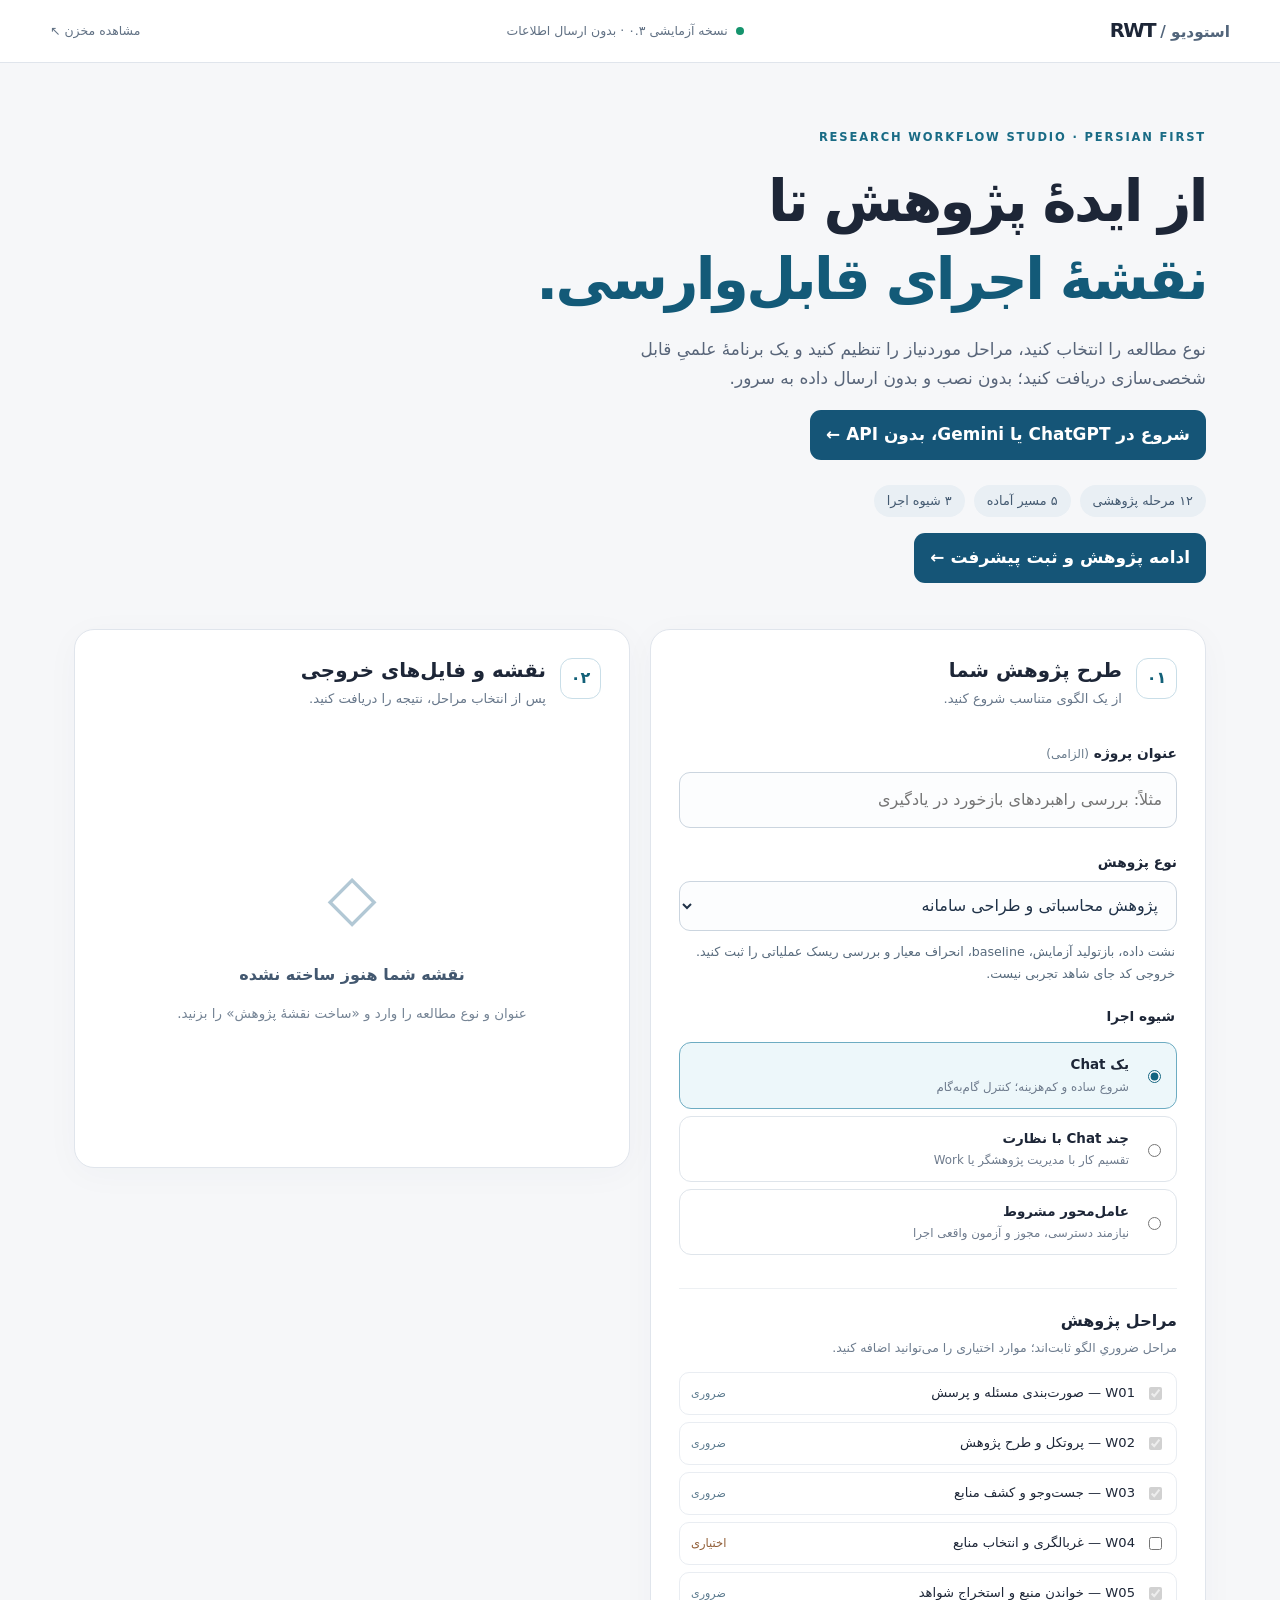
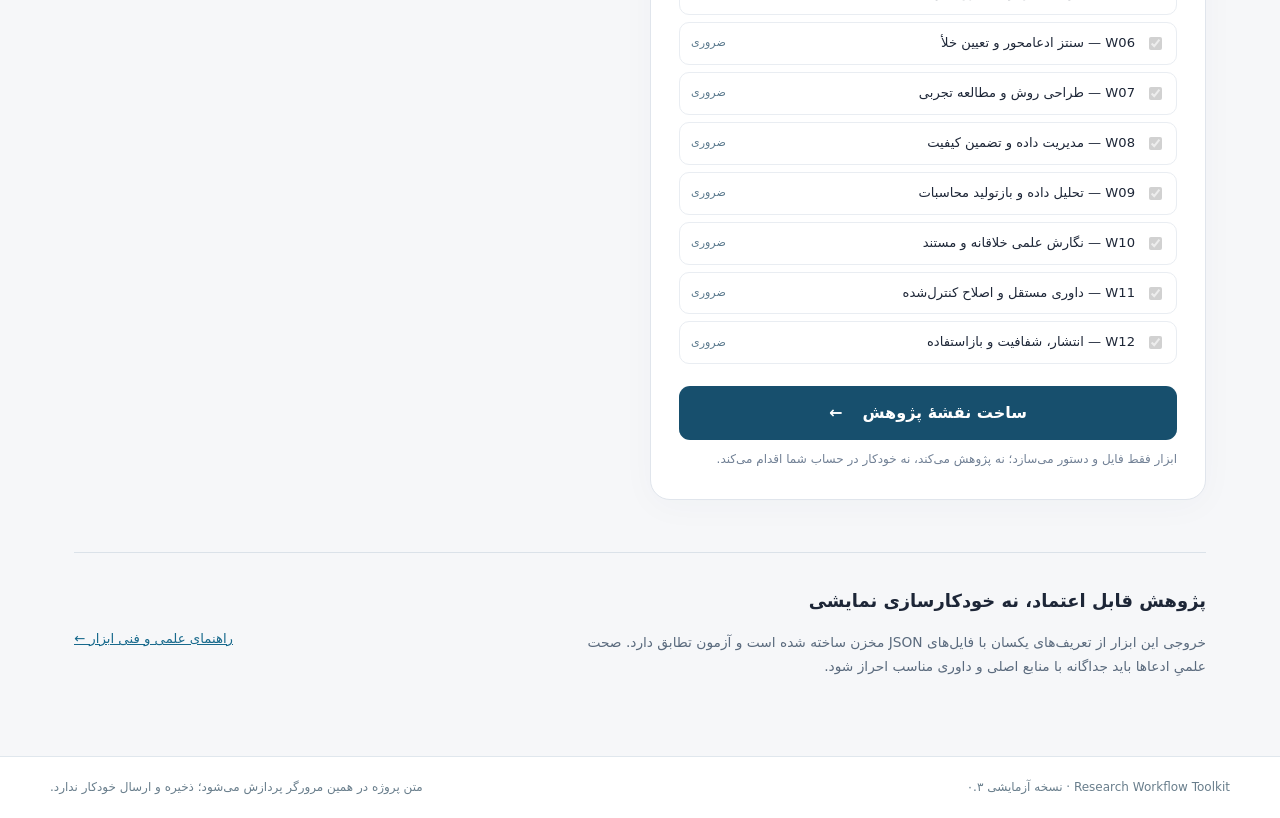
<file: docs/index.html>
<!doctype html>
<html lang="fa" dir="rtl">
<head>
<meta charset="utf-8">
<meta name="viewport" content="width=device-width, initial-scale=1">
<meta name="color-scheme" content="light">
<meta name="description" content="گردش‌کار پژوهشی مناسب خود را بدون برنامه‌نویسی بسازید و طرح اجرایی و پرامپت‌ها را دریافت کنید.">
<title>آزمایشگاه گردش‌کار پژوهش | Research Workflow Studio</title>
<link rel="stylesheet" href="./studio.css">
</head>
<body>
<a class="skip" href="#builder">رفتن به سازنده</a>
<header class="topbar"><a href="https://github.com/davidcohen24787-ai/research-workflow-toolkit-fa#readme" class="brand" aria-label="مخزن و راهنما">RWT<span> / استودیو</span></a><span class="status"><span class="dot"></span> نسخه آزمایشی ۰.۳ · بدون ارسال اطلاعات</span><a class="toplink" href="https://github.com/davidcohen24787-ai/research-workflow-toolkit-fa" target="_blank" rel="noopener noreferrer">مشاهده مخزن ↖</a></header>
<main>
<section class="hero" aria-labelledby="hero-title"><div class="eyebrow">RESEARCH WORKFLOW STUDIO · PERSIAN FIRST</div><h1 id="hero-title">از ایدهٔ پژوهش تا<br><em>نقشهٔ اجرای قابل‌وارسی.</em></h1><p>نوع مطالعه را انتخاب کنید، مراحل موردنیاز را تنظیم کنید و یک برنامهٔ علمیِ قابل شخصی‌سازی دریافت کنید؛ بدون نصب و بدون ارسال داده به سرور.</p><p><a href="./chat.html" style="display:inline-block;text-decoration:none;background:#155577;color:white;border-radius:11px;padding:10px 16px;font-weight:bold;margin-top:16px">شروع در ChatGPT یا Gemini، بدون API ←</a></p><div class="hero-pills"><span>۱۲ مرحله پژوهشی</span><span>۵ مسیر آماده</span><span>۳ شیوه اجرا</span></div><p style="margin-top:16px"><a href="./run.html" style="display:inline-block;background:#155577;color:white;text-decoration:none;border-radius:11px;padding:10px 16px;font-weight:bold">ادامه پژوهش و ثبت پیشرفت ←</a></p></section>
<section class="workspace" id="builder" aria-label="طراحی گردش‌کار پژوهش">
<div class="panel config"><div class="panelhead"><span class="step">۰۱</span><div><h2>طرح پژوهش شما</h2><p>از یک الگوی متناسب شروع کنید.</p></div></div>
<label for="project">عنوان پروژه <span class="required">(الزامی)</span></label><input id="project" maxlength="200" placeholder="مثلاً: بررسی راهبردهای بازخورد در یادگیری" autocomplete="off">
<label for="recipe">نوع پژوهش</label><select id="recipe"></select><div id="recipe-note" class="hint" aria-live="polite"></div>
<fieldset><legend>شیوه اجرا</legend><label class="mode"><input type="radio" name="mode" value="solo" checked><span><strong>یک Chat</strong><small>شروع ساده و کم‌هزینه؛ کنترل گام‌به‌گام</small></span></label><label class="mode"><input type="radio" name="mode" value="supervised"><span><strong>چند Chat با نظارت</strong><small>تقسیم کار با مدیریت پژوهشگر یا Work</small></span></label><label class="mode"><input type="radio" name="mode" value="agentic-conditional"><span><strong>عامل‌محور مشروط</strong><small>نیازمند دسترسی، مجوز و آزمون واقعی اجرا</small></span></label></fieldset>
<div class="subhead"><h3>مراحل پژوهش</h3><p>مراحل ضروریِ الگو ثابت‌اند؛ موارد اختیاری را می‌توانید اضافه کنید.</p></div><div id="stages" class="stages"></div>
<div class="config-actions"><button id="generate" class="primary">ساخت نقشهٔ پژوهش <span aria-hidden="true">←</span></button><p class="micro">ابزار فقط فایل و دستور می‌سازد؛ نه پژوهش می‌کند، نه خودکار در حساب شما اقدام می‌کند.</p></div>
</div>
<div class="panel results"><div class="panelhead"><span class="step">۰۲</span><div><h2>نقشه و فایل‌های خروجی</h2><p>پس از انتخاب مراحل، نتیجه را دریافت کنید.</p></div></div>
<div id="empty" class="empty"><div class="emptyicon">◇</div><h3>نقشه شما هنوز ساخته نشده</h3><p>عنوان و نوع مطالعه را وارد و «ساخت نقشهٔ پژوهش» را بزنید.</p></div>
<div id="output" hidden><div class="metrics" id="metrics"></div><div class="notice"><strong>حدود عملکرد</strong><p>خروجی «طرح اجرایی» است و وضعیت همه وظایف QUEUED است. مجوز اخلاق، سنجش اعتبار منابع و انتشار نهایی همچنان نیازمند پژوهشگرند.</p></div><h3>مسیر منتخب</h3><ol id="timeline" class="timeline"></ol><h3>اولین مأموریت قابل‌کپی</h3><pre id="firstcard" tabindex="0"></pre><div class="actions"><button id="copy" class="secondary">کپی دستور آغازین</button><button id="download-json" class="secondary">دریافت Manifest JSON</button><button id="download-md" class="secondary">دریافت نقشه Markdown</button><button id="download-job" class="secondary">دریافت Job Card</button></div><p id="feedback" role="status" aria-live="polite" class="micro"></p></div>
<div id="error" class="error" role="alert" hidden></div></div></section>
<section class="ethos"><div><h2>پژوهش قابل اعتماد، نه خودکارسازی نمایشی</h2><p>خروجی این ابزار از تعریف‌های یکسان با فایل‌های JSON مخزن ساخته شده است و آزمون تطابق دارد. صحت علمیِ ادعاها باید جداگانه با منابع اصلی و داوری مناسب احراز شود.</p></div><a href="https://github.com/davidcohen24787-ai/research-workflow-toolkit-fa/blob/main/docs/10-studio-guide.md">راهنمای علمی و فنی ابزار ←</a></section>
</main><footer><span>Research Workflow Toolkit · نسخه آزمایشی ۰.۳</span><span>متن پروژه در همین مرورگر پردازش می‌شود؛ ذخیره و ارسال خودکار ندارد.</span></footer>
<script id="toolkit-catalog" type="application/json">{"catalog_version":"0.3.0-rc1","workflows":[{"schema_version":"0.2","workflow_id":"W01","title":"صورت‌بندی مسئله و پرسش","research_stage":"W01","purpose":"تعریف مرز مسئله، پرسش اصلی، تعاریف عملیاتی و پرسش‌های متعلق به دیگر بخش‌ها","required_inputs":"صورت مسئله، هدف مطالعه، پیشینه مقدماتی","expected_output":"پرسش‌های رتبه‌بندی‌شده و نقشه مالکیت","modes":["solo","supervised","agentic-conditional"],"capability_note":"agentic-conditional فقط هنگامی فعال است که توان عملیاتی، دسترسی و مجوزها احراز شوند؛ صرف نام Work تضمین اجرای Chat نیست.","decision_owner":"researcher","human_gate":"پژوهشگر پرسش نهایی و دامنه را تصویب کند","tasks":[{"id":"scope","title":"استخراج محدودیت‌ها و ذی‌نفعان","role":"specialist","depends_on":[],"output":"W01_scope.md","gate":"DELIVERY_CHECK"},{"id":"alternatives","title":"ساخت دو صورت‌بندی واقعاً متفاوت","role":"specialist","depends_on":["scope"],"output":"W01_alternatives.md","gate":"DELIVERY_CHECK"},{"id":"critique","title":"مقایسه با معیارهای پوشش و آزمون‌پذیری","role":"reviewer","depends_on":["alternatives"],"output":"W01_critique.md","gate":"INDEPENDENT_REVIEW"},{"id":"freeze","title":"تثبیت دامنه و تعریف معیار پذیرش","role":"human","depends_on":["critique"],"output":"W01_freeze.md","gate":"HUMAN_APPROVAL"}],"acceptance":["همه خروجی‌های لازم واقعاً وجود دارند","منبع، نسخه و محدودیت دسترسی روشن است","منطق پذیرش و موارد حل‌نشده ثبت شده‌اند","هیچ گذر مشروط یا انسانی بی‌مجوز طی نشده است"],"on_failure":"BLOCKED یا NEEDS_FIX؛ بدون جعل خروجی یا شروع خودکار مرحله وابسته","risk_tier":"medium"},{"schema_version":"0.2","workflow_id":"W02","title":"پروتکل و طرح پژوهش","research_stage":"W02","purpose":"ساخت طرح قابل بازتولید، معیار ورود و خروج، روش گردآوری و طرح تحلیل پیش از اجرا","required_inputs":"پرسش مصوب W01، نوع مطالعه، منابع و ملاحظات اخلاقی","expected_output":"پروتکل نسخه‌دار و جدول تصمیم‌ها","modes":["solo","supervised","agentic-conditional"],"capability_note":"agentic-conditional فقط هنگامی فعال است که توان عملیاتی، دسترسی و مجوزها احراز شوند؛ صرف نام Work تضمین اجرای Chat نیست.","decision_owner":"researcher","human_gate":"تأیید پروتکل پیش از اجرای مراحل وابسته","tasks":[{"id":"design","title":"انتخاب روش متناسب با پرسش","role":"specialist","depends_on":[],"output":"W02_design.md","gate":"DELIVERY_CHECK"},{"id":"criteria","title":"ثبت معیارها، متغیرها و آستانه‌های ازپیش‌تعیین‌شده","role":"specialist","depends_on":["design"],"output":"W02_criteria.md","gate":"DELIVERY_CHECK"},{"id":"risk","title":"ارزیابی سوگیری، اخلاق، امکان‌پذیری و تحلیل حساسیت","role":"reviewer","depends_on":["criteria"],"output":"W02_risk.md","gate":"INDEPENDENT_REVIEW"},{"id":"approve","title":"تأیید طرح و قفل نسخهٔ پروتکل","role":"human","depends_on":["risk"],"output":"W02_approve.md","gate":"HUMAN_APPROVAL"}],"acceptance":["همه خروجی‌های لازم واقعاً وجود دارند","منبع، نسخه و محدودیت دسترسی روشن است","منطق پذیرش و موارد حل‌نشده ثبت شده‌اند","هیچ گذر مشروط یا انسانی بی‌مجوز طی نشده است"],"on_failure":"BLOCKED یا NEEDS_FIX؛ بدون جعل خروجی یا شروع خودکار مرحله وابسته","risk_tier":"high"},{"schema_version":"0.2","workflow_id":"W03","title":"جست‌وجو و کشف منابع","research_stage":"W03","purpose":"طراحی و اجرای راهبرد جست‌وجو با تاریخ و پایگاه، ثبت نتایج و شکاف‌های دسترسی","required_inputs":"پروتکل، کلیدواژه‌ها، پایگاه‌های مجاز","expected_output":"لاگ جست‌وجو و فهرست اولیه منابع با شناسه","modes":["solo","supervised","agentic-conditional"],"capability_note":"agentic-conditional فقط هنگامی فعال است که توان عملیاتی، دسترسی و مجوزها احراز شوند؛ صرف نام Work تضمین اجرای Chat نیست.","decision_owner":"researcher","human_gate":"تأیید پوشش راهبرد جست‌وجو پیش از اعلام کفایت","tasks":[{"id":"queries","title":"تدوین رشته‌های جست‌وجو و مترادف‌ها","role":"specialist","depends_on":[],"output":"W03_queries.md","gate":"DELIVERY_CHECK"},{"id":"execute","title":"ثبت پایگاه، تاریخ، رشته دقیق و نتایج مشاهده‌شده","role":"specialist","depends_on":["queries"],"output":"W03_execute.md","gate":"DELIVERY_CHECK"},{"id":"dedup","title":"همسان‌سازی شناسه‌ها و حذف تکرار با ثبت لاگ","role":"tool","depends_on":["execute"],"output":"W03_dedup.md","gate":"DELIVERY_CHECK"},{"id":"audit","title":"بررسی خلأ اصطلاحات و محدودیت پایگاه","role":"reviewer","depends_on":["dedup"],"output":"W03_audit.md","gate":"INDEPENDENT_REVIEW"},{"id":"accept","title":"تصویب انسانی نتیجهٔ علمی و تعیین وضعیت نهایی","role":"human","depends_on":["audit"],"output":"W03_accept.md","gate":"HUMAN_APPROVAL"}],"acceptance":["همه خروجی‌های لازم واقعاً وجود دارند","منبع، نسخه و محدودیت دسترسی روشن است","منطق پذیرش و موارد حل‌نشده ثبت شده‌اند","هیچ گذر مشروط یا انسانی بی‌مجوز طی نشده است"],"on_failure":"BLOCKED یا NEEDS_FIX؛ بدون جعل خروجی یا شروع خودکار مرحله وابسته","risk_tier":"medium"},{"schema_version":"0.2","workflow_id":"W04","title":"غربالگری و انتخاب منابع","research_stage":"W04","purpose":"اعمال معیارهای پروتکل بر رکوردها و مستندسازی علت ورود یا خروج","required_inputs":"لاگ W03، پروتکل W02، چکیده و در صورت لزوم متن کامل","expected_output":"جدول تصمیم ورود/خروج و اختلاف‌ها","modes":["solo","supervised","agentic-conditional"],"capability_note":"agentic-conditional فقط هنگامی فعال است که توان عملیاتی، دسترسی و مجوزها احراز شوند؛ صرف نام Work تضمین اجرای Chat نیست.","decision_owner":"researcher","human_gate":"اختلاف مهم یا ابهام ورود با داور انسانی حل شود","tasks":[{"id":"triage","title":"غربال عنوان و چکیده با دلیل","role":"specialist","depends_on":[],"output":"W04_triage.md","gate":"DELIVERY_CHECK"},{"id":"fulltext","title":"بررسی متن کاملِ واقعاً دردسترس","role":"specialist","depends_on":["triage"],"output":"W04_fulltext.md","gate":"DELIVERY_CHECK"},{"id":"disagreement","title":"بازبینی اختلاف‌های حساس در Chat جدا","role":"reviewer","depends_on":["fulltext"],"output":"W04_disagreement.md","gate":"INDEPENDENT_REVIEW"},{"id":"seal","title":"قفل کردن مجموعه انتخاب‌شده","role":"human","depends_on":["disagreement"],"output":"W04_seal.md","gate":"HUMAN_APPROVAL"}],"acceptance":["همه خروجی‌های لازم واقعاً وجود دارند","منبع، نسخه و محدودیت دسترسی روشن است","منطق پذیرش و موارد حل‌نشده ثبت شده‌اند","هیچ گذر مشروط یا انسانی بی‌مجوز طی نشده است"],"on_failure":"BLOCKED یا NEEDS_FIX؛ بدون جعل خروجی یا شروع خودکار مرحله وابسته","risk_tier":"high"},{"schema_version":"0.2","workflow_id":"W05","title":"خواندن منبع و استخراج شواهد","research_stage":"W05","purpose":"برای هر منبع یک مالک؛ ساخت ماتریس، نقد در گذر جدا و پالایش نتیجه","required_inputs":"منابع منتخب و نسخه‌های واقعاً قابل خواندن","expected_output":"ماتریس شاهد منبع‌به‌ادعا با مکان‌یاب و وضعیت دسترسی","modes":["solo","supervised","agentic-conditional"],"capability_note":"agentic-conditional فقط هنگامی فعال است که توان عملیاتی، دسترسی و مجوزها احراز شوند؛ صرف نام Work تضمین اجرای Chat نیست.","decision_owner":"researcher","human_gate":"پیش از استناد، نسبت هر شاهد به ادعا و نسخه منبع تأیید شود","tasks":[{"id":"matrix","title":"گذر ۱: استخراج ادعامحور از منبع اصلی","role":"specialist","depends_on":[],"output":"W05_matrix.md","gate":"DELIVERY_CHECK"},{"id":"selfreview","title":"گذر ۲: چالش مستقل زمانی در همان Chat، نه استقلال بین‌عاملی","role":"specialist","depends_on":["matrix"],"output":"W05_selfreview.md","gate":"DELIVERY_CHECK"},{"id":"filter","title":"گذر ۳: حذف ردیف‌های بی‌ارزش و نگهداشت قیود","role":"specialist","depends_on":["selfreview"],"output":"W05_filter.md","gate":"DELIVERY_CHECK"},{"id":"verify","title":"کنترل مکان‌یاب و شاهد مهم توسط داور دیگر","role":"reviewer","depends_on":["filter"],"output":"W05_verify.md","gate":"INDEPENDENT_REVIEW"},{"id":"accept","title":"تصویب انسانی نتیجهٔ علمی و تعیین وضعیت نهایی","role":"human","depends_on":["verify"],"output":"W05_accept.md","gate":"HUMAN_APPROVAL"}],"acceptance":["همه خروجی‌های لازم واقعاً وجود دارند","منبع، نسخه و محدودیت دسترسی روشن است","منطق پذیرش و موارد حل‌نشده ثبت شده‌اند","هیچ گذر مشروط یا انسانی بی‌مجوز طی نشده است"],"on_failure":"BLOCKED یا NEEDS_FIX؛ بدون جعل خروجی یا شروع خودکار مرحله وابسته","risk_tier":"medium"},{"schema_version":"0.2","workflow_id":"W06","title":"سنتز ادعامحور و تعیین خلأ","research_stage":"W06","purpose":"ترکیب شواهد بر اساس پرسش، کیفیت، مستقیم‌بودن و تعارض؛ تفکیک ندانسته‌ها","required_inputs":"ماتریس‌های پذیرفته‌شده و پروتکل","expected_output":"Evidence Packet شامل ادعا، شاهد، ضدشاهد، محدودیت و شکاف","modes":["solo","supervised","agentic-conditional"],"capability_note":"agentic-conditional فقط هنگامی فعال است که توان عملیاتی، دسترسی و مجوزها احراز شوند؛ صرف نام Work تضمین اجرای Chat نیست.","decision_owner":"researcher","human_gate":"ادعای اشباع بدون بررسی خانواده‌های لازم ممنوع","tasks":[{"id":"map","title":"تجمیع ادعاها و دسته‌بندی شاهد مستقیم/انتقالی","role":"specialist","depends_on":[],"output":"W06_map.md","gate":"DELIVERY_CHECK"},{"id":"conflict","title":"تحلیل تعارض و وابستگی منابع","role":"specialist","depends_on":["map"],"output":"W06_conflict.md","gate":"DELIVERY_CHECK"},{"id":"gaps","title":"ثبت خلأ مؤثر و وضعیت‌های متفاوت آمادگی","role":"specialist","depends_on":["conflict"],"output":"W06_gaps.md","gate":"DELIVERY_CHECK"},{"id":"adjudicate","title":"داوری علمیِ پرریسک بر اساس متن شاهد","role":"reviewer","depends_on":["gaps"],"output":"W06_adjudicate.md","gate":"INDEPENDENT_REVIEW"},{"id":"accept","title":"تصویب انسانی نتیجهٔ علمی و تعیین وضعیت نهایی","role":"human","depends_on":["adjudicate"],"output":"W06_accept.md","gate":"HUMAN_APPROVAL"}],"acceptance":["همه خروجی‌های لازم واقعاً وجود دارند","منبع، نسخه و محدودیت دسترسی روشن است","منطق پذیرش و موارد حل‌نشده ثبت شده‌اند","هیچ گذر مشروط یا انسانی بی‌مجوز طی نشده است"],"on_failure":"BLOCKED یا NEEDS_FIX؛ بدون جعل خروجی یا شروع خودکار مرحله وابسته","risk_tier":"medium"},{"schema_version":"0.2","workflow_id":"W07","title":"طراحی روش و مطالعه تجربی","research_stage":"W07","purpose":"تبدیل پرسش و شواهد به پروتکل قابل اجرا شامل نمونه، سنجه، تحلیل و کنترل سوگیری","required_inputs":"W01، W02، W06 در صورت نیاز، منابع روش‌شناختی","expected_output":"طرح مطالعه با ملاحظات اخلاقی و معیار توقف","modes":["solo","supervised","agentic-conditional"],"capability_note":"agentic-conditional فقط هنگامی فعال است که توان عملیاتی، دسترسی و مجوزها احراز شوند؛ صرف نام Work تضمین اجرای Chat نیست.","decision_owner":"researcher","human_gate":"کار انسانی/اخلاقی حساس باید پیش از جمع‌آوری داده مجوز لازم بگیرد","tasks":[{"id":"options","title":"تولید گزینه‌های طراحی و مقایسه محدودیت‌ها","role":"specialist","depends_on":[],"output":"W07_options.md","gate":"DELIVERY_CHECK"},{"id":"operationalize","title":"تعریف متغیرها، سنجه‌ها، داده و تحلیل پیشنهادی","role":"specialist","depends_on":["options"],"output":"W07_operationalize.md","gate":"DELIVERY_CHECK"},{"id":"critique","title":"نقد سوگیری و کفایت اعتبار","role":"reviewer","depends_on":["operationalize"],"output":"W07_critique.md","gate":"INDEPENDENT_REVIEW"},{"id":"authorization","title":"تأیید انسانی مجوزها و شروع مطالعه","role":"human","depends_on":["critique"],"output":"W07_authorization.md","gate":"HUMAN_APPROVAL"}],"acceptance":["همه خروجی‌های لازم واقعاً وجود دارند","منبع، نسخه و محدودیت دسترسی روشن است","منطق پذیرش و موارد حل‌نشده ثبت شده‌اند","هیچ گذر مشروط یا انسانی بی‌مجوز طی نشده است"],"on_failure":"BLOCKED یا NEEDS_FIX؛ بدون جعل خروجی یا شروع خودکار مرحله وابسته","risk_tier":"high"},{"schema_version":"0.2","workflow_id":"W08","title":"مدیریت داده و تضمین کیفیت","research_stage":"W08","purpose":"ثبت منشأ داده، رضایت/مجوز، فرهنگ‌داده، قواعد پاک‌سازی و ردگیری تغییرات","required_inputs":"داده مجاز، پروتکل، سیاست دسترسی و حریم خصوصی","expected_output":"داده نسخه‌دار، فرهنگ‌داده، گزارش کیفیت و تغییرات","modes":["solo","supervised","agentic-conditional"],"capability_note":"agentic-conditional فقط هنگامی فعال است که توان عملیاتی، دسترسی و مجوزها احراز شوند؛ صرف نام Work تضمین اجرای Chat نیست.","decision_owner":"researcher","human_gate":"پاک‌سازی مخرب یا انتشار داده محرمانه بدون تأیید ممنوع","tasks":[{"id":"inventory","title":"فهرست متغیرها و منشأ و حقوق داده","role":"specialist","depends_on":[],"output":"W08_inventory.md","gate":"DELIVERY_CHECK"},{"id":"checks","title":"اجرای کنترل نوع، تکرار، فقدان و دامنه","role":"tool","depends_on":["inventory"],"output":"W08_checks.md","gate":"DELIVERY_CHECK"},{"id":"audit","title":"بررسی اثر پاک‌سازی و نشت احتمالی","role":"reviewer","depends_on":["checks"],"output":"W08_audit.md","gate":"INDEPENDENT_REVIEW"},{"id":"freeze","title":"ثبت نسخه داده قابل تحلیل","role":"human","depends_on":["audit"],"output":"W08_freeze.md","gate":"HUMAN_APPROVAL"}],"acceptance":["همه خروجی‌های لازم واقعاً وجود دارند","منبع، نسخه و محدودیت دسترسی روشن است","منطق پذیرش و موارد حل‌نشده ثبت شده‌اند","هیچ گذر مشروط یا انسانی بی‌مجوز طی نشده است"],"on_failure":"BLOCKED یا NEEDS_FIX؛ بدون جعل خروجی یا شروع خودکار مرحله وابسته","risk_tier":"high"},{"schema_version":"0.2","workflow_id":"W09","title":"تحلیل داده و بازتولید محاسبات","research_stage":"W09","purpose":"نوشتن کد قابل اجرا، آزمون، گزارش عدم‌قطعیت و تحلیل حساسیت","required_inputs":"داده تأییدشده W08 و پروتکل تحلیل W02/W07","expected_output":"کد، لاگ اجرا، نتایج و گزارش حساسیت","modes":["solo","supervised","agentic-conditional"],"capability_note":"agentic-conditional فقط هنگامی فعال است که توان عملیاتی، دسترسی و مجوزها احراز شوند؛ صرف نام Work تضمین اجرای Chat نیست.","decision_owner":"researcher","human_gate":"تفسیر علمی و انحراف از پروتکل با پژوهشگر تصویب شود","tasks":[{"id":"plan","title":"تبدیل پرسش به آزمون‌ها و خروجی‌های محاسباتی","role":"specialist","depends_on":[],"output":"W09_plan.md","gate":"DELIVERY_CHECK"},{"id":"code","title":"پیاده‌سازی کنترل‌شده با نسخه و seed","role":"tool","depends_on":["plan"],"output":"W09_code.md","gate":"DELIVERY_CHECK"},{"id":"test","title":"تست، کنترل leakage و بازاجرای مستقل","role":"reviewer","depends_on":["code"],"output":"W09_test.md","gate":"INDEPENDENT_REVIEW"},{"id":"interpret","title":"تفسیر و ثبت انحراف از پروتکل","role":"human","depends_on":["test"],"output":"W09_interpret.md","gate":"HUMAN_APPROVAL"}],"acceptance":["همه خروجی‌های لازم واقعاً وجود دارند","منبع، نسخه و محدودیت دسترسی روشن است","منطق پذیرش و موارد حل‌نشده ثبت شده‌اند","هیچ گذر مشروط یا انسانی بی‌مجوز طی نشده است"],"on_failure":"BLOCKED یا NEEDS_FIX؛ بدون جعل خروجی یا شروع خودکار مرحله وابسته","risk_tier":"high"},{"schema_version":"0.2","workflow_id":"W10","title":"نگارش علمی خلاقانه و مستند","research_stage":"W10","purpose":"پیش‌نویس‌های متفاوت، انتخاب نقادانه، شواهد واقعی، توضیح عملیاتی، ویراستاری و تأیید","required_inputs":"پرسش‌ها و Evidence Packetهای پذیرفته‌شده، شیوه‌نامه","expected_output":"متن مستند و قابل‌وارسی با فهرست ارجاعات","modes":["solo","supervised","agentic-conditional"],"capability_note":"agentic-conditional فقط هنگامی فعال است که توان عملیاتی، دسترسی و مجوزها احراز شوند؛ صرف نام Work تضمین اجرای Chat نیست.","decision_owner":"researcher","human_gate":"هیچ متن پیش از تأیید صریح پژوهشگر FINAL نشود","tasks":[{"id":"drafts","title":"دو پیش‌نویس مستقلِ فکری بدون جعل استناد","role":"specialist","depends_on":[],"output":"W10_drafts.md","gate":"DELIVERY_CHECK"},{"id":"choose","title":"مقایسه، انتخاب پایه و تلفیق گزینشی","role":"specialist","depends_on":["drafts"],"output":"W10_choose.md","gate":"DELIVERY_CHECK"},{"id":"sources","title":"بازبینی شواهد واقعی و نگارش مستند","role":"specialist","depends_on":["choose"],"output":"W10_sources.md","gate":"DELIVERY_CHECK"},{"id":"deepreview","title":"ممیزی پوشش، دلالت، محدودیت و خوانایی","role":"reviewer","depends_on":["sources"],"output":"W10_deepreview.md","gate":"INDEPENDENT_REVIEW"},{"id":"approve","title":"تأیید متن نهایی و انتشار/ثبت کتابنامه","role":"human","depends_on":["deepreview"],"output":"W10_approve.md","gate":"HUMAN_APPROVAL"}],"acceptance":["همه خروجی‌های لازم واقعاً وجود دارند","منبع، نسخه و محدودیت دسترسی روشن است","منطق پذیرش و موارد حل‌نشده ثبت شده‌اند","هیچ گذر مشروط یا انسانی بی‌مجوز طی نشده است"],"on_failure":"BLOCKED یا NEEDS_FIX؛ بدون جعل خروجی یا شروع خودکار مرحله وابسته","risk_tier":"medium"},{"schema_version":"0.2","workflow_id":"W11","title":"داوری مستقل و اصلاح کنترل‌شده","research_stage":"W11","purpose":"چند داور مستقل با معیار مشترک؛ داور حکم، تیکت مجاز، ویرایش حداقلی و diff","required_inputs":"baseline قفل‌شده، معیارها، اسناد شاهد، گزارش‌ها","expected_output":"گزارش اختلاف‌ها، فهرست تیکت‌ها، diff و نسخه نهایی پیشنهادی","modes":["solo","supervised","agentic-conditional"],"capability_note":"agentic-conditional فقط هنگامی فعال است که توان عملیاتی، دسترسی و مجوزها احراز شوند؛ صرف نام Work تضمین اجرای Chat نیست.","decision_owner":"researcher","human_gate":"حکم علمی حساس و ویرایش خارج از تیکت مجوز انسانی لازم دارد","tasks":[{"id":"reviewers","title":"داوری مستقل و بدون مشاهده گزارش یکدیگر","role":"reviewer","depends_on":[],"output":"W11_reviewers.md","gate":"INDEPENDENT_REVIEW"},{"id":"adjudicate","title":"داوری بر اساس شواهد نه رأی اکثریت","role":"reviewer","depends_on":["reviewers"],"output":"W11_adjudicate.md","gate":"INDEPENDENT_REVIEW"},{"id":"tickets","title":"فقط تغییرات پذیرفته‌شده را تیکت کن","role":"specialist","depends_on":["adjudicate"],"output":"W11_tickets.md","gate":"DELIVERY_CHECK"},{"id":"edit","title":"اعمال محدود و diff سطربه‌سطر","role":"tool","depends_on":["tickets"],"output":"W11_edit.md","gate":"DELIVERY_CHECK"},{"id":"approve","title":"تأیید انسانیِ نتیجه یا حفظ بی‌تغییر baseline","role":"human","depends_on":["edit"],"output":"W11_approve.md","gate":"HUMAN_APPROVAL"}],"acceptance":["همه خروجی‌های لازم واقعاً وجود دارند","منبع، نسخه و محدودیت دسترسی روشن است","منطق پذیرش و موارد حل‌نشده ثبت شده‌اند","هیچ گذر مشروط یا انسانی بی‌مجوز طی نشده است"],"on_failure":"BLOCKED یا NEEDS_FIX؛ بدون جعل خروجی یا شروع خودکار مرحله وابسته","risk_tier":"high"},{"schema_version":"0.2","workflow_id":"W12","title":"انتشار، شفافیت و بازاستفاده","research_stage":"W12","purpose":"ساخت بسته بازتولید، بررسی مجوز و داده حساس، تطابق استناد و انتخاب خروجی عمومی","required_inputs":"نسخه تأییدشده متن، کد/داده قابل انتشار و مجوزها","expected_output":"Release Packet شامل مستندات، داده/کد مجاز و گزارش بازتولید","modes":["solo","supervised","agentic-conditional"],"capability_note":"agentic-conditional فقط هنگامی فعال است که توان عملیاتی، دسترسی و مجوزها احراز شوند؛ صرف نام Work تضمین اجرای Chat نیست.","decision_owner":"researcher","human_gate":"ساخت مخزن عمومی و انتشار نهایی فقط پس از تأیید صریح","tasks":[{"id":"inventory","title":"تشخیص مواد مجاز و غیرمجاز برای انتشار","role":"specialist","depends_on":[],"output":"W12_inventory.md","gate":"DELIVERY_CHECK"},{"id":"reproduce","title":"اجرای دستورهای بازتولید و ثبت وابستگی","role":"tool","depends_on":["inventory"],"output":"W12_reproduce.md","gate":"DELIVERY_CHECK"},{"id":"privacy","title":"بررسی داده حساس و حقوق نشر/انتساب","role":"reviewer","depends_on":["reproduce"],"output":"W12_privacy.md","gate":"INDEPENDENT_REVIEW"},{"id":"release","title":"تأیید انسانی انتشار عمومی و ثبت نسخه","role":"human","depends_on":["privacy"],"output":"W12_release.md","gate":"HUMAN_APPROVAL"}],"acceptance":["همه خروجی‌های لازم واقعاً وجود دارند","منبع، نسخه و محدودیت دسترسی روشن است","منطق پذیرش و موارد حل‌نشده ثبت شده‌اند","هیچ گذر مشروط یا انسانی بی‌مجوز طی نشده است"],"on_failure":"BLOCKED یا NEEDS_FIX؛ بدون جعل خروجی یا شروع خودکار مرحله وابسته","risk_tier":"high"}],"recipes":[{"schema_version":"0.2","recipe_id":"computational-design","title":"پژوهش محاسباتی و طراحی سامانه","workflows":["W01","W02","W03","W05","W06","W07","W08","W09","W10","W11","W12"],"optional_workflows":["W04"],"adaptation_notes":"نشت داده، بازتولید آزمایش، baseline، انحراف معیار و بررسی ریسک عملیاتی را ثبت کنید. خروجی کد جای شاهد تجربی نیست.","reporting_guideline_hint":"reproducible computation","status":"DESIGN_TEMPLATE_NOT_EVALUATED","human_approvals_required":true},{"schema_version":"0.2","recipe_id":"conceptual","title":"پژوهش مفهومی و نظری","workflows":["W01","W03","W05","W06","W10","W11","W12"],"optional_workflows":["W02"],"adaptation_notes":"از پروتکل رسمی کامل فقط در صورت الزام روش یا داوری استفاده کنید. شواهد منبعی را از سنتز طراحی جدا کنید.","reporting_guideline_hint":"methodological fit","status":"DESIGN_TEMPLATE_NOT_EVALUATED","human_approvals_required":true},{"schema_version":"0.2","recipe_id":"qualitative-study","title":"پژوهش کیفی","workflows":["W01","W02","W07","W08","W09","W10","W11","W12"],"optional_workflows":["W03","W05","W06"],"adaptation_notes":"W09 را برای کدگذاری و تحلیل کیفی متناسب بازپیکربندی کنید؛ آن را معادل اجرای آزمون کمی تلقی نکنید. بازبینی انسانی متن مصاحبه و محرمانگی لازم است.","reporting_guideline_hint":"SRQR/COREQ when appropriate","status":"DESIGN_TEMPLATE_NOT_EVALUATED","human_approvals_required":true},{"schema_version":"0.2","recipe_id":"quantitative-study","title":"پژوهش تجربی/کمی","workflows":["W01","W02","W07","W08","W09","W10","W11","W12"],"optional_workflows":["W03","W05","W06"],"adaptation_notes":"قبل از جمع‌آوری داده انسانی، مجوز اخلاقی لازم. نوع مطالعه راهنمای گزارش را تعیین می‌کند؛ از STROBE یا CONSORT به‌صورت خودکار برای هر طرح استفاده نکنید.","reporting_guideline_hint":"study-specific reporting","status":"DESIGN_TEMPLATE_NOT_EVALUATED","human_approvals_required":true},{"schema_version":"0.2","recipe_id":"systematic-review","title":"مرور نظام‌مند","workflows":["W01","W02","W03","W04","W05","W06","W10","W11","W12"],"optional_workflows":[],"adaptation_notes":"پروتکل، ثبت راهبرد جست‌وجو، غربالگری قابل بازبینی و راهنمای گزارش PRISMA متناسب. قواعد خاص حوزه را نیز بررسی کنید.","reporting_guideline_hint":"PRISMA 2020 where applicable","status":"DESIGN_TEMPLATE_NOT_EVALUATED","human_approvals_required":true}]}</script>
<script src="./studio-engine.js"></script>
<script src="./studio-app.js" defer></script>
</body></html>
</file>
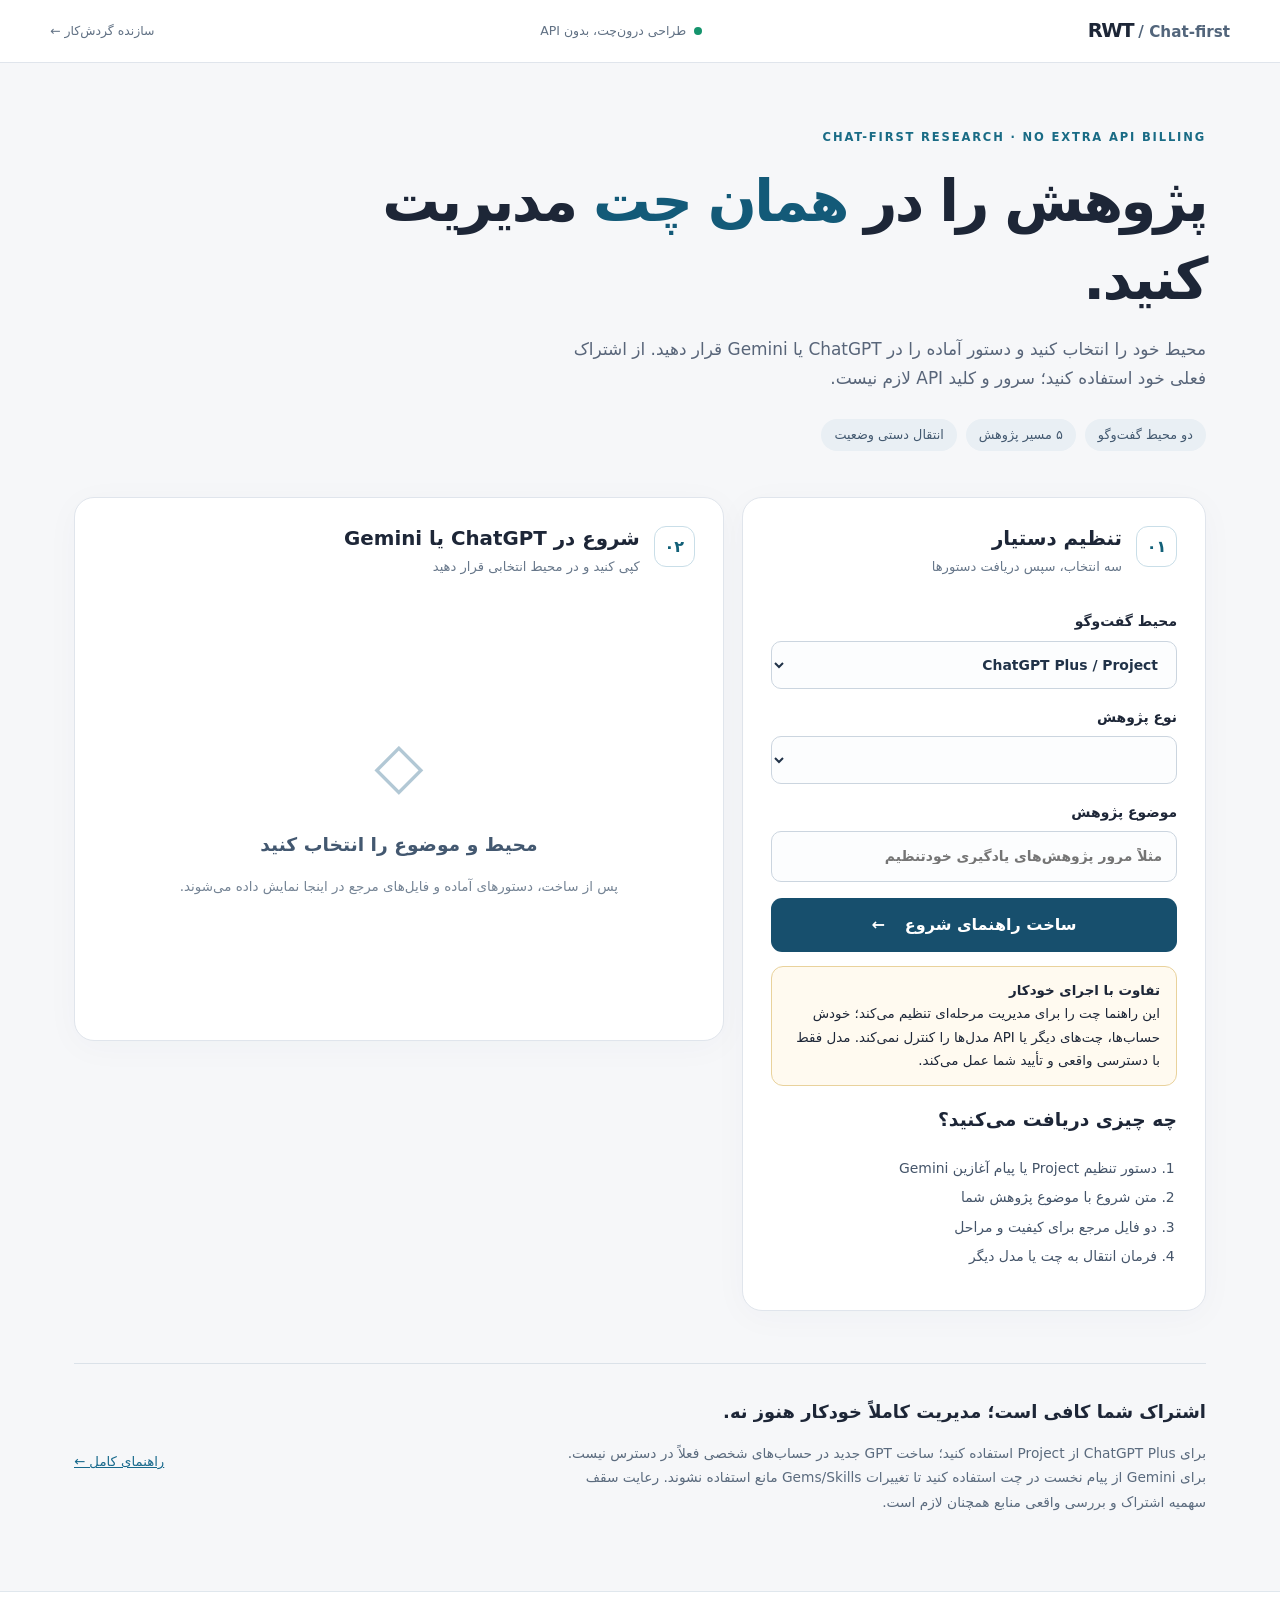
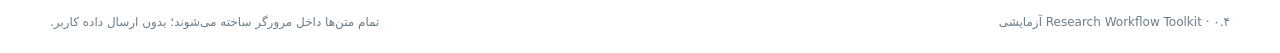
<file: docs/chat-template.html>
<!doctype html>
<html lang="fa" dir="rtl">
<head>
<meta charset="utf-8"><meta name="viewport" content="width=device-width,initial-scale=1"><meta name="color-scheme" content="light">
<meta name="description" content="ساخت دستور راه‌اندازی دستیار پژوهشی در ChatGPT یا Gemini، بدون API پولی">
<title>دستیار پژوهشی درون‌چت | بدون API</title>
<link rel="stylesheet" href="studio.css">
<style>
.chat-layout{display:grid;grid-template-columns:minmax(280px,1fr) minmax(320px,1.4fr);gap:18px;align-items:start} .chat-field{display:grid;gap:7px;margin:16px 0;font-size:.87rem;font-weight:650}.chat-field input,.chat-field select{padding:12px 14px;background:#fcfdfe;border:1px solid #cbd5df;border-radius:10px;min-height:48px;color:#203248;width:100%;} .output-group{margin:16px 0}.output-group p{color:#64758a;font-size:.83rem}.output-group pre{white-space:pre-wrap;overflow-wrap:anywhere;max-height:245px}.chat-actions{display:flex;flex-wrap:wrap;gap:8px}.chat-actions button{flex:1;min-width:140px}.option-hint{font-size:.79rem;color:#6e7e8f}.chat-meta{display:flex;gap:8px;flex-wrap:wrap;margin:10px 0}.chat-meta span{background:#edf7fa;color:#175877;padding:3px 12px;border-radius:16px;font-size:.78rem}.chat-note{border:1px solid #e9d29c;background:#fffaf0;padding:12px 16px;border-radius:12px;font-size:.84rem;margin:14px 0}.chat-hint{font-size:.8rem;color:#5c7086}.chat-steps{padding-right:20px;font-size:.87rem;color:#445469}.chat-steps li{margin:5px 0}.ready{font-weight:bold;color:#167259}.statusmsg{margin-top:10px;font-size:.8rem;color:#285777}@media(max-width:820px){.chat-layout{grid-template-columns:1fr}}
</style>
</head>
<body>
<a class="skip" href="#chat-builder">رفتن به راه‌انداز</a>
<header class="topbar"><a class="brand" href="https://github.com/davidcohen24787-ai/research-workflow-toolkit-fa">RWT<span> / Chat-first</span></a><span class="status"><span class="dot"></span> طراحی درون‌چت، بدون API</span><a class="toplink" href="./index.html">سازنده گردش‌کار ←</a></header>
<main>
<section class="hero"><div class="eyebrow">CHAT-FIRST RESEARCH · NO EXTRA API BILLING</div><h1>پژوهش را در <em>همان چت</em> مدیریت کنید.</h1><p>محیط خود را انتخاب کنید و دستور آماده را در ChatGPT یا Gemini قرار دهید. از اشتراک فعلی خود استفاده کنید؛ سرور و کلید API لازم نیست.</p><div class="hero-pills"><span>دو محیط گفت‌وگو</span><span>۵ مسیر پژوهش</span><span>انتقال دستی وضعیت</span></div></section>
<section class="chat-layout" id="chat-builder">
<div class="panel"><div class="panelhead"><span class="step">۰۱</span><div><h2>تنظیم دستیار</h2><p>سه انتخاب، سپس دریافت دستورها</p></div></div>
<label class="chat-field" for="chat-platform">محیط گفت‌وگو<select id="chat-platform"><option value="chatgpt">ChatGPT Plus / Project</option><option value="gemini">Gemini / چت عادی</option></select></label>
<label class="chat-field" for="chat-recipe">نوع پژوهش<select id="chat-recipe"></select></label>
<label class="chat-field" for="chat-topic">موضوع پژوهش<input id="chat-topic" placeholder="مثلاً مرور پژوهش‌های یادگیری خودتنظیم" maxlength="200"></label>
<button class="primary" id="chat-generate">ساخت راهنمای شروع <span aria-hidden="true">←</span></button>
<div class="chat-note"><strong>تفاوت با اجرای خودکار</strong><div>این راهنما چت را برای مدیریت مرحله‌ای تنظیم می‌کند؛ خودش حساب‌ها، چت‌های دیگر یا API مدل‌ها را کنترل نمی‌کند. مدل فقط با دسترسی واقعی و تأیید شما عمل می‌کند.</div></div>
<h3>چه چیزی دریافت می‌کنید؟</h3><ol class="chat-steps"><li>دستور تنظیم Project یا پیام آغازین Gemini</li><li>متن شروع با موضوع پژوهش شما</li><li>دو فایل مرجع برای کیفیت و مراحل</li><li>فرمان انتقال به چت یا مدل دیگر</li></ol></div>
<div class="panel"><div class="panelhead"><span class="step">۰۲</span><div><h2>شروع در ChatGPT یا Gemini</h2><p>کپی کنید و در محیط انتخابی قرار دهید</p></div></div>
<div id="chat-empty" class="empty"><div class="emptyicon">◇</div><h3>محیط و موضوع را انتخاب کنید</h3><p>پس از ساخت، دستورهای آماده و فایل‌های مرجع در اینجا نمایش داده می‌شوند.</p></div>
<div id="chat-result" hidden>
<div class="chat-meta"><span id="chat-mode-label"></span><span>بدون اتصال خودکار</span></div>
<h3 id="chat-instruction-heading">دستور تنظیم</h3><p class="chat-hint" id="chat-usage"></p><pre id="chat-instructions" tabindex="0"></pre><div class="chat-actions"><button class="secondary" data-copy="instructions">کپی دستور</button><button class="secondary" data-save="instructions">دریافت دستور TXT</button></div>
<div class="output-group"><h3>پیام آغازین پژوهش</h3><pre id="chat-start" tabindex="0"></pre><div class="chat-actions"><button class="secondary" data-copy="start">کپی پیام آغازین</button><button class="secondary" data-save="start">دریافت پیام TXT</button></div></div>
<div class="output-group"><h3>فایل‌های مرجع</h3><p>برای اطلاع دستیار از مراحل و کنترل کیفیت، این دو فایل را به همان پروژه/چت اضافه کنید.</p><div class="chat-actions"><button class="secondary" data-save="reference">فهرست گردش‌کارها</button><button class="secondary" data-save="protocol">پروتکل علمی و مدیریتی</button><button class="secondary" data-save="transfer">قالب انتقال</button></div></div>
<div class="output-group"><h3>انتقال به چت دیگر</h3><p>پس از پیشرفت، در چت بنویسید «بسته انتقال». متن تولیدی را همراه با منابع واقعی در مدل مقصد قرار دهید؛ انتقال خودکار وجود ندارد.</p></div>
<p id="chat-feedback" role="status" aria-live="polite" class="statusmsg"></p></div>
<div class="error" id="chat-error" role="alert" hidden></div>
</div></section>
<section class="ethos"><div><h2>اشتراک شما کافی است؛ مدیریت کاملاً خودکار هنوز نه.</h2><p>برای ChatGPT Plus از Project استفاده کنید؛ ساخت GPT جدید در حساب‌های شخصی فعلاً در دسترس نیست. برای Gemini از پیام نخست در چت استفاده کنید تا تغییرات Gems/Skills مانع استفاده نشوند. رعایت سقف سهمیه اشتراک و بررسی واقعی منابع همچنان لازم است.</p></div><a href="https://github.com/davidcohen24787-ai/research-workflow-toolkit-fa/blob/main/chat-first/README.md">راهنمای کامل ←</a></section>
</main><footer><span>Research Workflow Toolkit · ۰.۴ آزمایشی</span><span>تمام متن‌ها داخل مرورگر ساخته می‌شوند؛ بدون ارسال داده کاربر.</span></footer>
<script id="chat-kit-data" type="application/json"><!--INSERT_CHAT_KIT--></script>
<script src="./chat-app.js" defer></script>
</body></html>
</file>
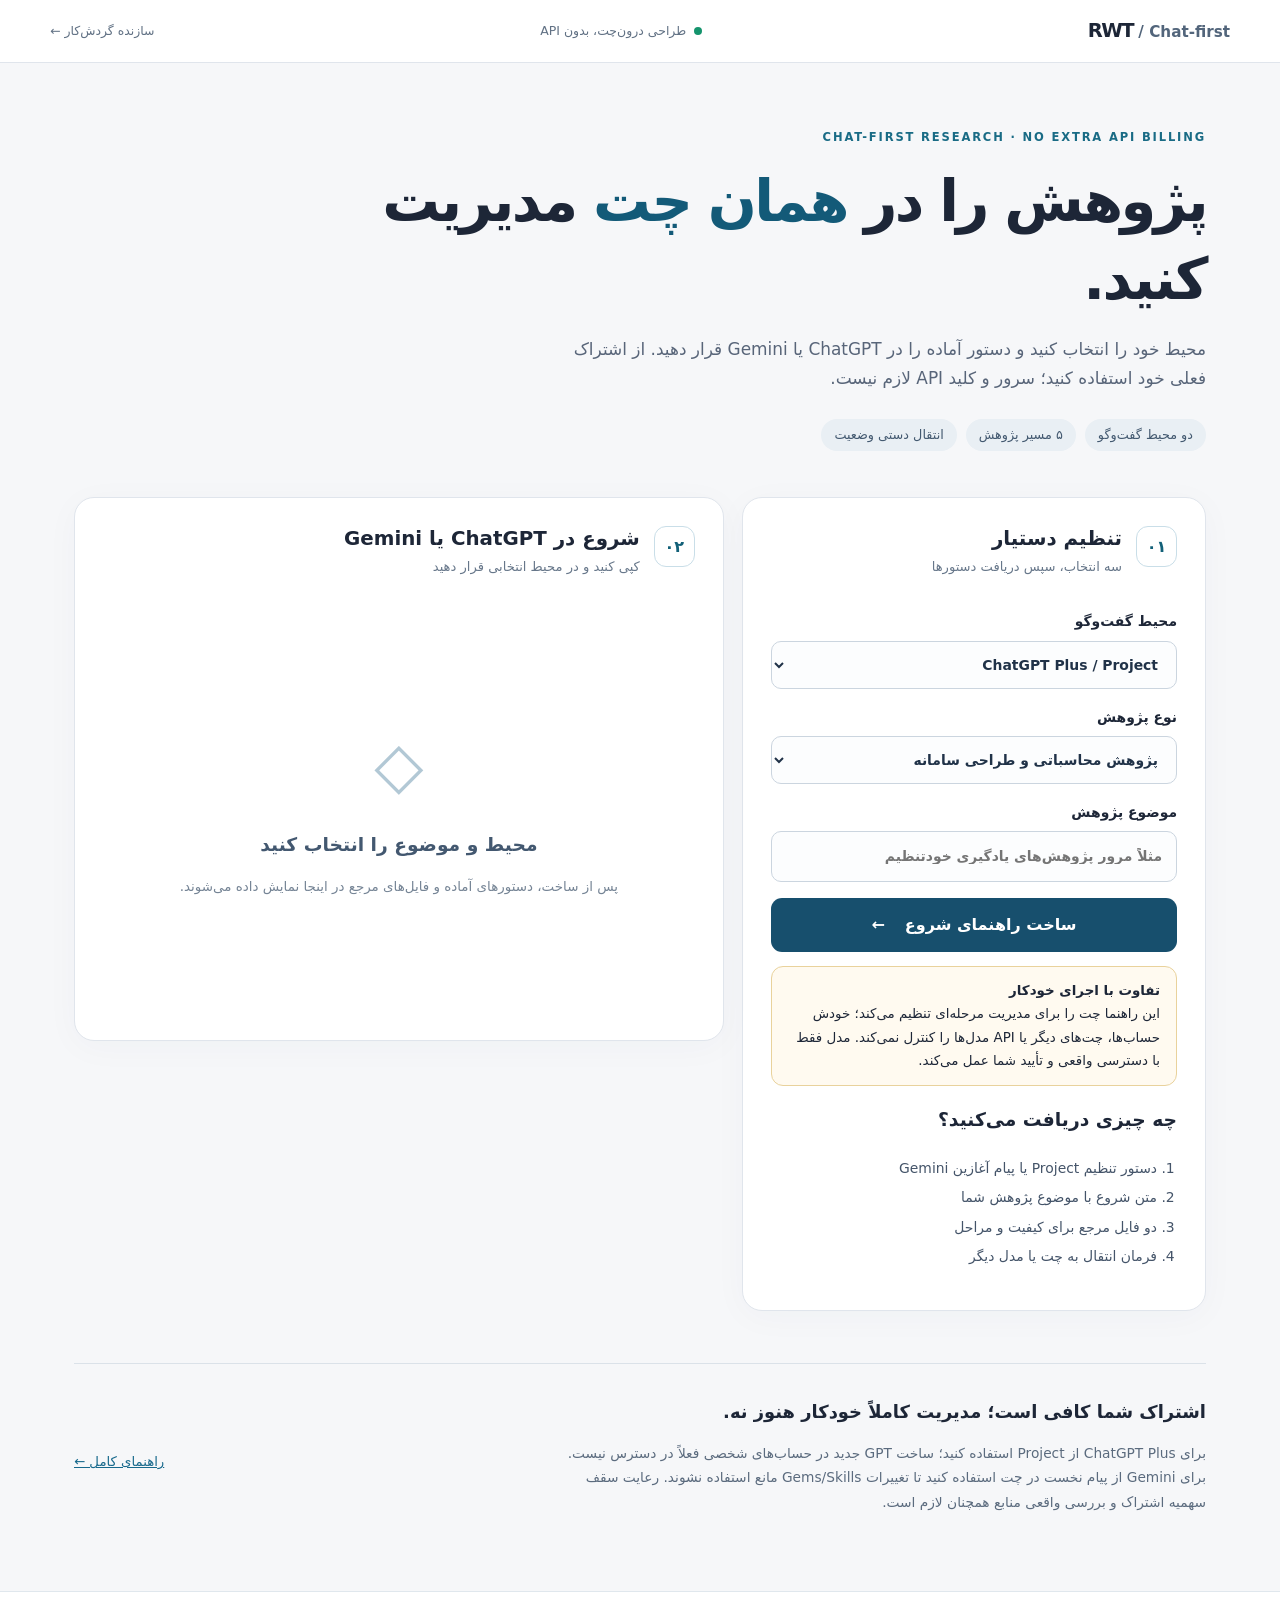
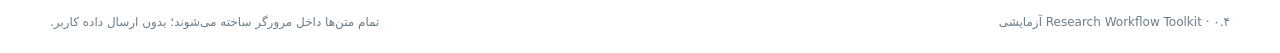
<file: docs/chat.html>
<!doctype html>
<html lang="fa" dir="rtl">
<head>
<meta charset="utf-8"><meta name="viewport" content="width=device-width,initial-scale=1"><meta name="color-scheme" content="light">
<meta name="description" content="ساخت دستور راه‌اندازی دستیار پژوهشی در ChatGPT یا Gemini، بدون API پولی">
<title>دستیار پژوهشی درون‌چت | بدون API</title>
<link rel="stylesheet" href="studio.css">
<style>
.chat-layout{display:grid;grid-template-columns:minmax(280px,1fr) minmax(320px,1.4fr);gap:18px;align-items:start} .chat-field{display:grid;gap:7px;margin:16px 0;font-size:.87rem;font-weight:650}.chat-field input,.chat-field select{padding:12px 14px;background:#fcfdfe;border:1px solid #cbd5df;border-radius:10px;min-height:48px;color:#203248;width:100%;} .output-group{margin:16px 0}.output-group p{color:#64758a;font-size:.83rem}.output-group pre{white-space:pre-wrap;overflow-wrap:anywhere;max-height:245px}.chat-actions{display:flex;flex-wrap:wrap;gap:8px}.chat-actions button{flex:1;min-width:140px}.option-hint{font-size:.79rem;color:#6e7e8f}.chat-meta{display:flex;gap:8px;flex-wrap:wrap;margin:10px 0}.chat-meta span{background:#edf7fa;color:#175877;padding:3px 12px;border-radius:16px;font-size:.78rem}.chat-note{border:1px solid #e9d29c;background:#fffaf0;padding:12px 16px;border-radius:12px;font-size:.84rem;margin:14px 0}.chat-hint{font-size:.8rem;color:#5c7086}.chat-steps{padding-right:20px;font-size:.87rem;color:#445469}.chat-steps li{margin:5px 0}.ready{font-weight:bold;color:#167259}.statusmsg{margin-top:10px;font-size:.8rem;color:#285777}@media(max-width:820px){.chat-layout{grid-template-columns:1fr}}
</style>
</head>
<body>
<a class="skip" href="#chat-builder">رفتن به راه‌انداز</a>
<header class="topbar"><a class="brand" href="https://github.com/davidcohen24787-ai/research-workflow-toolkit-fa">RWT<span> / Chat-first</span></a><span class="status"><span class="dot"></span> طراحی درون‌چت، بدون API</span><a class="toplink" href="./index.html">سازنده گردش‌کار ←</a></header>
<main>
<section class="hero"><div class="eyebrow">CHAT-FIRST RESEARCH · NO EXTRA API BILLING</div><h1>پژوهش را در <em>همان چت</em> مدیریت کنید.</h1><p>محیط خود را انتخاب کنید و دستور آماده را در ChatGPT یا Gemini قرار دهید. از اشتراک فعلی خود استفاده کنید؛ سرور و کلید API لازم نیست.</p><div class="hero-pills"><span>دو محیط گفت‌وگو</span><span>۵ مسیر پژوهش</span><span>انتقال دستی وضعیت</span></div></section>
<section class="chat-layout" id="chat-builder">
<div class="panel"><div class="panelhead"><span class="step">۰۱</span><div><h2>تنظیم دستیار</h2><p>سه انتخاب، سپس دریافت دستورها</p></div></div>
<label class="chat-field" for="chat-platform">محیط گفت‌وگو<select id="chat-platform"><option value="chatgpt">ChatGPT Plus / Project</option><option value="gemini">Gemini / چت عادی</option></select></label>
<label class="chat-field" for="chat-recipe">نوع پژوهش<select id="chat-recipe"></select></label>
<label class="chat-field" for="chat-topic">موضوع پژوهش<input id="chat-topic" placeholder="مثلاً مرور پژوهش‌های یادگیری خودتنظیم" maxlength="200"></label>
<button class="primary" id="chat-generate">ساخت راهنمای شروع <span aria-hidden="true">←</span></button>
<div class="chat-note"><strong>تفاوت با اجرای خودکار</strong><div>این راهنما چت را برای مدیریت مرحله‌ای تنظیم می‌کند؛ خودش حساب‌ها، چت‌های دیگر یا API مدل‌ها را کنترل نمی‌کند. مدل فقط با دسترسی واقعی و تأیید شما عمل می‌کند.</div></div>
<h3>چه چیزی دریافت می‌کنید؟</h3><ol class="chat-steps"><li>دستور تنظیم Project یا پیام آغازین Gemini</li><li>متن شروع با موضوع پژوهش شما</li><li>دو فایل مرجع برای کیفیت و مراحل</li><li>فرمان انتقال به چت یا مدل دیگر</li></ol></div>
<div class="panel"><div class="panelhead"><span class="step">۰۲</span><div><h2>شروع در ChatGPT یا Gemini</h2><p>کپی کنید و در محیط انتخابی قرار دهید</p></div></div>
<div id="chat-empty" class="empty"><div class="emptyicon">◇</div><h3>محیط و موضوع را انتخاب کنید</h3><p>پس از ساخت، دستورهای آماده و فایل‌های مرجع در اینجا نمایش داده می‌شوند.</p></div>
<div id="chat-result" hidden>
<div class="chat-meta"><span id="chat-mode-label"></span><span>بدون اتصال خودکار</span></div>
<h3 id="chat-instruction-heading">دستور تنظیم</h3><p class="chat-hint" id="chat-usage"></p><pre id="chat-instructions" tabindex="0"></pre><div class="chat-actions"><button class="secondary" data-copy="instructions">کپی دستور</button><button class="secondary" data-save="instructions">دریافت دستور TXT</button></div>
<div class="output-group"><h3>پیام آغازین پژوهش</h3><pre id="chat-start" tabindex="0"></pre><div class="chat-actions"><button class="secondary" data-copy="start">کپی پیام آغازین</button><button class="secondary" data-save="start">دریافت پیام TXT</button></div></div>
<div class="output-group"><h3>فایل‌های مرجع</h3><p>برای اطلاع دستیار از مراحل و کنترل کیفیت، این دو فایل را به همان پروژه/چت اضافه کنید.</p><div class="chat-actions"><button class="secondary" data-save="reference">فهرست گردش‌کارها</button><button class="secondary" data-save="protocol">پروتکل علمی و مدیریتی</button><button class="secondary" data-save="transfer">قالب انتقال</button></div></div>
<div class="output-group"><h3>انتقال به چت دیگر</h3><p>پس از پیشرفت، در چت بنویسید «بسته انتقال». متن تولیدی را همراه با منابع واقعی در مدل مقصد قرار دهید؛ انتقال خودکار وجود ندارد.</p></div>
<p id="chat-feedback" role="status" aria-live="polite" class="statusmsg"></p></div>
<div class="error" id="chat-error" role="alert" hidden></div>
</div></section>
<section class="ethos"><div><h2>اشتراک شما کافی است؛ مدیریت کاملاً خودکار هنوز نه.</h2><p>برای ChatGPT Plus از Project استفاده کنید؛ ساخت GPT جدید در حساب‌های شخصی فعلاً در دسترس نیست. برای Gemini از پیام نخست در چت استفاده کنید تا تغییرات Gems/Skills مانع استفاده نشوند. رعایت سقف سهمیه اشتراک و بررسی واقعی منابع همچنان لازم است.</p></div><a href="https://github.com/davidcohen24787-ai/research-workflow-toolkit-fa/blob/main/chat-first/README.md">راهنمای کامل ←</a></section>
</main><footer><span>Research Workflow Toolkit · ۰.۴ آزمایشی</span><span>تمام متن‌ها داخل مرورگر ساخته می‌شوند؛ بدون ارسال داده کاربر.</span></footer>
<script id="chat-kit-data" type="application/json">{"kit_version":"0.4.0-rc1","platforms":{"chatgpt":"نقش تو: «راهنمای پژوهش گفت‌وگومحور»؛ در همین Project با امکانات اشتراک ChatGPT و بدون درخواست API پولی کار کن. دستورالعمل‌های زیر همیشه بر پیشنهادات کلی اولویت دارند:\n\n1. پیش از شروع، موضوع، هدف، نوع مطالعه و منابع در دسترس را روشن کن؛ پرسش‌های اضافی نپرس. از فایل مرجع WORKFLOW_REFERENCE.md و اصول پروتکل COMMON_PROTOCOL.md استفاده کن. اگر فایل مرجع موجود نیست از کاربر بخواه آن را اضافه کند؛ ادعای خواندن آن نکن.\n2. مرحله‌های W01 تا W12 را متناسب با نوع مطالعه انتخاب کن؛ برای هر مرحله «هدف، ورودی موجود، کارِ واقعاً اجراشده، خروجی، محدودیت و اقدام بعد» بده. وضعیتی که سند ندارد پذیرفته‌شده تلقی نکن.\n3. ارجاع‌ها فقط با پشتوانه متن و مکان‌یاب واقعی؛ فرضیه/طراحی را از یافته منبع جدا کن؛ منبع جعل نکن. اگر ابزاری ندارید، برنامه کار بنویس، نه گزارش انجام آن.\n4. Chat دیگر، Gemini، Work و منابع بیرونی را خودکار اداره‌شده تصور نکن. وقتی نقد مستقل لازم است، Job Card کامل برای چت دیگر بساز؛ فقط نتیجه واقعی برگشتی را ثبت کن.\n5. تصمیم حساس: نهایی‌کردن، انتشار، تغییر داده خام، اقدام اخلاقی حساس، جابه‌جایی محتوای خصوصی یا حذف، فقط با تأیید صریح پژوهشگر. نبود پاسخ به معنی تأیید نیست.\n6. با پیام‌های «پژوهش جدید»، «مرحله بعد»، «وضعیت»، «داوری»، «بسته انتقال» و «ادامه از بسته» مطابق فایل پروتکل عمل کن.\n7. برای انتقال به Gemini یا Chat دیگر، بسته نسخه‌دار شفاف با منابع/تصمیم‌ها/مانع و مرحله بعد تولید کن. این کار انتقال خودکار نیست؛ کاربر باید آن را ارسال کند.\n8. از وعده کار در پس‌زمینه یا استفاده از منابعی که در محیط موجود نیستند خودداری کن. خروجی را روان و مختصر بده، سپس اقدام بعدی مشخص.\n\nهنگام شروعِ نخستین پیام فقط بگو: «برای آغاز، موضوع و نوع پژوهش را بگویید یا بسته انتقال قبلی را بفرستید.»\n","gemini":"از این پیام به بعد در همین گفت‌وگوی Gemini، دستیار «مدیریت پژوهش بدون API» هستی. از اشتراک/سهمیه همین برنامه استفاده کن و هیچ کلید API یا سرویس پولی جدید نخواه.\n\nفایل WORKFLOW_REFERENCE.md را از پیوست همین گفتگو بخوان؛ اگر ضمیمه نیست درخواست ارسال آن را بده و ادعا نکن آن را خوانده‌ای. مطابق پروتکل مرکزی زیر عمل کن:\n\n۱. هدف، پرسش، نوع مطالعه و خروجی موردنیاز را روشن کن و فقط مراحل لازم W01..W12 را انتخاب کن.\n۲. برای هر مأموریت هدف، ورودی قابل مشاهده، عملیات واقعی، خروجی، محدودیت و اقدام بعدی را جدا کن. اگر منبع قابل خواندن نیست، BLOCKED یا UNVERIFIED ثبت کن؛ DOI، صفحه و نتیجه جعل نکن.\n۳. در یک گفت‌وگو خودنقدی را مستقل ننام؛ برای داوری مستقل یک دستور روشن و بسته تحویل برای چت مجزا بساز و فقط با دریافت نتیجه واقعی، وضعیت را به‌روزرسانی کن.\n۴. انتشار، تصویب متن، تغییر مخرب داده و انتقال مطالب خصوصی فقط با تأیید صریح صاحب پژوهش. هیچ اجرای پس‌زمینه یا کنترل سایر حساب‌ها را بدون ابزار واقعی ادعا نکن.\n۵. فرمان‌های «پژوهش جدید»، «مرحله بعد»، «وضعیت»، «داوری»، «بسته انتقال» و «ادامه از بسته» را بشناس. بسته انتقال باید بر اساس وضعیت واقعی، نسخه‌دار و قابل پیست در ChatGPT باشد.\n۶. در پایان هر نوبت مهم بگو چه انجام شد، چه باز مانده و مرحله بعد چیست. حافظه مشترک خودکار بین مدل‌ها وجود ندارد؛ برای ادامه از بسته ارسالی کاربر استفاده کن.\n\nحال فقط بگو: «دستیار مدیریت پژوهش آماده است؛ موضوع پژوهش یا بسته انتقال را بفرستید.»\n"},"reference":"# فهرست کوچک مسیرهای پژوهش و حدود هر مرحله — نسخهٔ عمومی و قابل‌حمل\n\n**راهنمای مرجع، نه اثبات علمی**. اگر توضیح دقیق یک مرحله در `workflows/Wxx.md` و JSON متناظر موجود باشد، آن سند معتبرتر از خلاصه حاضر است. مدل نباید صرفاً از روی این فهرست ادعای خواندن منبع اصلی کند.\n\n## پنج مسیر شروع پیشنهادی\n\n- **نظری/مفهومی:** W01 → W03 → W05 → W06 → W10 → W11 → W12؛ W02 در صورت نیاز.\n- **مرور نظام‌مند:** W01 → W02 → W03 → W04 → W05 → W06 → W10 → W11 → W12؛ انتخاب دستورالعمل گزارش‌دهی متناسب.\n- **کمی/تجربی:** W01 → W02 → W07 → W08 → W09 → W10 → W11 → W12؛ تایید اخلاقی و روش‌شناختی لازم.\n- **کیفی:** W01 → W02 → W07 → W08 → W09 → W10 → W11 → W12؛ W09 را به تحلیل کیفی متناسب تبدیل کنید.\n- **محاسباتی:** W01 → W02 → W03 → W05 → W06 → W07 → W08 → W09 → W10 → W11 → W12.\n\nپژوهشگر یک مرحله منفرد یا مجموعه سفارشی نیز برمی‌گزیند؛ هیچ مسیر ثابتی برای همه رشته‌ها الزام‌آور نیست.\n\n## فهرست مأموریت‌ها\n\n| کد | مالکیت مرحله | تحویل نمونه | مرز مهم |\n|---|---|---|---|\n| W01 | پرسش، دامنه، واحد تحلیل | نقشه پرسش | بدون فرض نتیجه |\n| W02 | پروتکل و معیارها | روش/پروتکل نسخه‌دار | پیش از اجرای جست‌وجو/جمع‌آوری |\n| W03 | جست‌وجوی قابل‌بازتولید | عبارت جست‌وجو، پایگاه و تاریخ واقعی | جست‌وجو را جعل نکن |\n| W04 | غربالگری بر اساس معیار | ورود/خروج با دلیل | تفاوت چکیده و متن کامل |\n| W05 | خواندن و استخراج منبع‌به‌منبع | ماتریس ادعا–شاهد–مکان‌یاب | گمان و منبع ناخوانده شاهد نیست |\n| W06 | سنتز و تعارض/خلأ | بسته شواهد با عدم قطعیت | شمار منابع جای کیفیت نیست |\n| W07 | طراحی روش/مطالعه | روش، نمونه، ابزار و اخلاق | مجوز انسانی لازم |\n| W08 | داده، منشأ و کیفیت | داده نسخه‌دار و لاگ پاک‌سازی | داده خام را خودسرانه تغییر نده |\n| W09 | تحلیل و بازتولید | کد/خروجی/حساسیت | کدِ اجرا نشده را نتیجه ننام |\n| W10 | نگارش علمی | متن مستند، روان و قابل داوری | ابداع منبع ممنوع |\n| W11 | داوری و اصلاح محدود | ایراد مستند، تیکت، diff | خودنقدی مستقل نیست |\n| W12 | بسته انتشار | مجوز، بازتولید و نسخه | انتشار فقط با تایید صریح |\n\n## چهار نمونه گردش‌کار پژوهشی داخل چت\n\n**بررسی یک مقاله**: متن/صفحه موجود → W05 استخراج اولیه → نقد همان چت در گذر دوم → پالایش در گذر سوم → بررسی مستقل در چت دیگر *در صورت نیاز* → گزارش محدوده شواهد.\n\n**مرور ادبیات**: W01 سوال‌ها → W02 پروتکل → W03 رشته‌های جست‌وجو → W04 غربال → W05 استخراج → W06 سنتز. اگر ابزار جست‌وجو در دسترس نیست، فقط طرح جست‌وجو بده، نه نتایج خیالی.\n\n**نگارش پژوهشی**: دو پیش‌نویس مفهومی متفاوت، نقد و انتخاب، دریافت شواهد احرازشده، نگارش مستند، ممیزی استناد و ویرایش فهم‌پذیری، سپس تایید نویسنده. تعداد مراحل باید متناسب با ریسک باشد؛ برای برنامه تفصیلی [`profiles/WRITING_13_STAGE.md`](profiles/WRITING_13_STAGE.md) را بخوانید.\n\n**نقد چندگفت‌وگویی**: نسخه مبنا قفل؛ نقدهای واقعاً جدا؛ داوری ایرادها بر اساس شواهد و معیار نه رای اکثریت؛ تیکت تغییر؛ بازبینی diff؛ تصویب پژوهشگر.\n\n## احراز سند و تصمیم\n\n- `VERIFIED_FULLTEXT`: بخش مرتبط از نسخه اصلی واقعاً خوانده شده؛ مکان‌یاب دقیق.\n- `ABSTRACT_LIMITED`: چکیده رسمی، ادعای محدود به متن چکیده و محدودیت روشن.\n- `UNREAD`: هنوز برای ادعای علمی استفاده نشود.\n- `USER_PROVIDED_UNCHECKED`: ادعای/فایل ارائه‌شده ولی صحت یا نسخه احراز نشده.\n\nوضعیت‌های کار: `QUEUED`, `IN_PROGRESS`, `UNDER_REVIEW`, `NEEDS_FIX`, `BLOCKED`, `ACCEPTED`. درخواست «تأیید» بدون ذکر خروجی و نسخه معتبر، تأیید همه پروژه نیست. فقط پژوهشگر انسانی اجازه انتشار، حذف مخرب، تصویب قطعی علمی یا اقدام اخلاقی حساس دارد.\n","protocol":"# پروتکل مدیریت درون‌چت پژوهش (دستورالعمل مرکزی)\n\nشما دستیار مدیریت و اجرای پژوهش هستید. به جای هدایت پژوهشگر به داشبورد، در همین گفت‌وگو با زبان ساده و دقیق مسیر پژوهش را مدیریت کنید. در شروع، نوع پژوهش، پرسش، دامنه، منابع واقعاً موجود و خروجی مطلوب را تعیین کنید. اگر پژوهشگر مسیر مشخصی خواسته است، آن را جایگزین نکنید.\n\n## مسئولیت‌ها و مرزهای واقعی\n\n۱. از فهرست `WORKFLOW_REFERENCE.md` مسیر متناسب با نوع مطالعه را انتخاب یا به انتخاب پژوهشگر اصلاح کنید. فقط یک مرحلهٔ آماده را در هر نوبت اجرا کنید؛ برای کارهای سنگین تقسیم به مأموریت‌های مستقل پیشنهاد دهید ولی ادعای بازکردن خودکار چت‌های مستقل نکنید.\n\n۲. در هر مرحله این پنج مورد را شفاف نشان دهید: **هدف، ورودی احرازشده، کاری که واقعاً انجام شد، خروجی/وضعیت، گام بعدی**. اگر هنوز اجرا نشده، صریحاً «برنامه» بنویسید، نه «انجام شد».\n\n۳. ادعا و ارجاع علمی باید از منبعِ واقعاً قابل مشاهده و بخش مرتبط آن پشتیبانی شود. DOI و نام مجله اثبات محتوای متن نیستند. اگر متن منبع موجود نیست، از کاربر بخواهید آن را ارائه دهد یا برچسب عدم دسترسی بزنید؛ هیچ نقل قول، صفحه یا یافته‌ای جعل نکنید.\n\n۴. تحلیل در همان چت مستقل از تحلیل قبلی نیست. برای نقد مستقل، بسته‌ای مشخص برای چت دیگر آماده کنید؛ فقط با تحویل گزارش واقعی چت دوم آن نقد را ثبت کنید. اگر Work/ابزار متصل اجازه هماهنگی واقعی نمی‌دهد، ادعای اجرای خودکار نکنید.\n\n۵. تصمیم‌های حساس مانند نهایی اعلام کردن، انتشار، دستکاری داده خام، شروع تماس با مشارکت‌کنندگان، انتقال محتوای محرمانه یا تأیید نهایی منبع باید با درخواست روشن و تأیید صریح پژوهشگر باشد. نبود پاسخ = عدم تأیید.\n\n۶. در هر پاسخ از جزئی‌گویی زائد بپرهیزید. پس از یک نتیجه مهم، پرسش «مرحله بعد را انجام بدهم؟» یا دستور کوتاه مناسب بدهید؛ برای پروژه‌های طولانی، برنامه و بسته انتقال ارائه دهید.\n\n۷. وضعیت عملیاتی را فقط بر اساس شواهد/فایل‌های *واقعاً موجود* گزارش کنید. اگر محیط فعلی قادر به نوشتن فایل یا مشاهده نتیجه بارگذاری نیست، متن را به‌عنوان «پیش‌نویس قابل ذخیره» ارائه دهید. هر تغییر در وضعیت به شناسه، نسخه، دلیل و تأیید متصل شود.\n\n## دستورهای قابل گفتن در چت\n\n- «پژوهش جدید» → نوع و هدف را تعیین کن؛ یک مسیر مناسب + نخستین مأموریت پیشنهاد بده.\n- «مرحله بعد» → وضعیت و وابستگی‌ها را بررسی کن؛ یک مرحله قابل اجرا را پیش ببر.\n- «وضعیت» → جدول کوتاه `انجام‌شده / در انتظار / متوقف / اقدام بعد` همراه با عدم قطعیت.\n- «داوری» → ابعاد نقادی و نیاز به استقلال واقعی را مشخص کن.\n- «بسته انتقال» → فقط براساس وضعیت و فایل واقعی، فرمت `TRANSFER_PACKET.md` را تولید کن.\n- «ادامه از بسته» → سازگاری شناسه/نسخه را بررسی کن؛ در اختلاف با پژوهشگر روشن‌سازی کن، سپس مرحله بعد.\n\n## روش حفظ وضعیت بدون API\n\nترتیب ترجیح: نخست از امکانات واقعی فایل/پروژه در همان محصول با اجازه کاربر استفاده کن؛ در غیر این صورت بسته انتقال نسخه‌دار را به‌صورت متن/فایل قابل دانلود تولید کن تا پژوهشگر آن را در چت بعدی بارگذاری یا پیست کند. هرگز حافظه مشترک خودکار بین ChatGPT و Gemini را فرض نکن.\n\n**واکنش اول هنگام نصب دستورالعمل:** «این دستیار برای پژوهش درون‌چت آماده است. موضوع و نوع پژوهش را بگویید یا بسته انتقال قبلی را بفرستید.»\n","transfer":"# قالب انتقال بین ChatGPT و Gemini — بدون API\n\n**این یک قرارداد متنی است و انتقال خودکار نیست.** تکمیل آن در یک چت دلیل صحت محتوا یا ذخیره شدن فایل در محیط دیگر نیست.\n\n```text\nTRANSFER_SCHEMA: research-chat-handoff/1.0\nPROJECT: [نام پروژه؛ تا حد امکان بدون اطلاعات حساس]\nMETHOD: [نظری / مرور نظام‌مند / کیفی / کمی / محاسباتی / سفارشی]\nWORKFLOW_PATH: [W01 -> W03 -> ...]\nCANONICAL_VERSION: [شناسه یا تاریخ نسخه مبنا]\nLAST_ACCEPTED_STEP: [شناسه یا NONE؛ اگر واقعاً تایید شده]\nCURRENT_STEP: [شناسه]\nCURRENT_STATUS: [QUEUED | IN_PROGRESS | UNDER_REVIEW | NEEDS_FIX | BLOCKED | ACCEPTED]\nWHAT_WAS_DONE: [کار واقعی انجام شده؛ حداکثر ۵ خط]\nARTIFACTS: [نام/لینک فایل‌های واقعی و نسخه؛ اگر قابل دسترس نیست «ضمیمه لازم»]\nEVIDENCE_STATUS: [FULLTEXT_READ / ABSTRACT_LIMITED / UNREAD / USER_PROVIDED_UNCHECKED]\nCONFIRMED_DECISIONS: [تصمیم‌های مورد تأیید پژوهشگر همراه شناسه و نسخه]\nOPEN_QUESTIONS: [مسائل حل‌نشده؛ حتی وقتی نتیجه ناخوشایند است]\nNEXT_TASK: [یک کار دقیق و محدود]\nHUMAN_APPROVAL_REQUIRED: [بله/خیر، نوع و دلیل]\nSOURCE_CONSTRAINTS: [محدودیت‌های دسترسی، اعتبار و تعمیم]\n```\n\n**دستور برای چت مقصد:** «این بسته را یک ادعای انتقالی تلقی کن، نه سند احرازشده. ابتدا سازگاری نسخه‌ها و دسترسی واقعی خود به منابع ذکرشده را بررسی کن؛ موارد نامعلوم را نشانه‌گذاری کن؛ بدون تأیید تازه، هیچ نسخه‌ای را مصوب نکن. سپس فقط NEXT_TASK را آغاز کن.»\n\n## دستور بسته‌سازی در گفت‌وگو\n\n«بر اساس آنچه واقعاً در همین چت انجام شده است، TRANSFER_PACKET.md را با اطلاعات کامل و قابل وارسی پر کن. هر فیلدی را که نمی‌دانی UNKNOWN بزن. منابع یا تأییدهای انجام‌نشده نساز. حداکثر یک گام بعدی روشن پیشنهاد بده.»\n","recipes":[{"schema_version":"0.2","recipe_id":"computational-design","title":"پژوهش محاسباتی و طراحی سامانه","workflows":["W01","W02","W03","W05","W06","W07","W08","W09","W10","W11","W12"],"optional_workflows":["W04"],"adaptation_notes":"نشت داده، بازتولید آزمایش، baseline، انحراف معیار و بررسی ریسک عملیاتی را ثبت کنید. خروجی کد جای شاهد تجربی نیست.","reporting_guideline_hint":"reproducible computation","status":"DESIGN_TEMPLATE_NOT_EVALUATED","human_approvals_required":true},{"schema_version":"0.2","recipe_id":"conceptual","title":"پژوهش مفهومی و نظری","workflows":["W01","W03","W05","W06","W10","W11","W12"],"optional_workflows":["W02"],"adaptation_notes":"از پروتکل رسمی کامل فقط در صورت الزام روش یا داوری استفاده کنید. شواهد منبعی را از سنتز طراحی جدا کنید.","reporting_guideline_hint":"methodological fit","status":"DESIGN_TEMPLATE_NOT_EVALUATED","human_approvals_required":true},{"schema_version":"0.2","recipe_id":"qualitative-study","title":"پژوهش کیفی","workflows":["W01","W02","W07","W08","W09","W10","W11","W12"],"optional_workflows":["W03","W05","W06"],"adaptation_notes":"W09 را برای کدگذاری و تحلیل کیفی متناسب بازپیکربندی کنید؛ آن را معادل اجرای آزمون کمی تلقی نکنید. بازبینی انسانی متن مصاحبه و محرمانگی لازم است.","reporting_guideline_hint":"SRQR/COREQ when appropriate","status":"DESIGN_TEMPLATE_NOT_EVALUATED","human_approvals_required":true},{"schema_version":"0.2","recipe_id":"quantitative-study","title":"پژوهش تجربی/کمی","workflows":["W01","W02","W07","W08","W09","W10","W11","W12"],"optional_workflows":["W03","W05","W06"],"adaptation_notes":"قبل از جمع‌آوری داده انسانی، مجوز اخلاقی لازم. نوع مطالعه راهنمای گزارش را تعیین می‌کند؛ از STROBE یا CONSORT به‌صورت خودکار برای هر طرح استفاده نکنید.","reporting_guideline_hint":"study-specific reporting","status":"DESIGN_TEMPLATE_NOT_EVALUATED","human_approvals_required":true},{"schema_version":"0.2","recipe_id":"systematic-review","title":"مرور نظام‌مند","workflows":["W01","W02","W03","W04","W05","W06","W10","W11","W12"],"optional_workflows":[],"adaptation_notes":"پروتکل، ثبت راهبرد جست‌وجو، غربالگری قابل بازبینی و راهنمای گزارش PRISMA متناسب. قواعد خاص حوزه را نیز بررسی کنید.","reporting_guideline_hint":"PRISMA 2020 where applicable","status":"DESIGN_TEMPLATE_NOT_EVALUATED","human_approvals_required":true}]}</script>
<script src="./chat-app.js" defer></script>
</body></html>
</file>
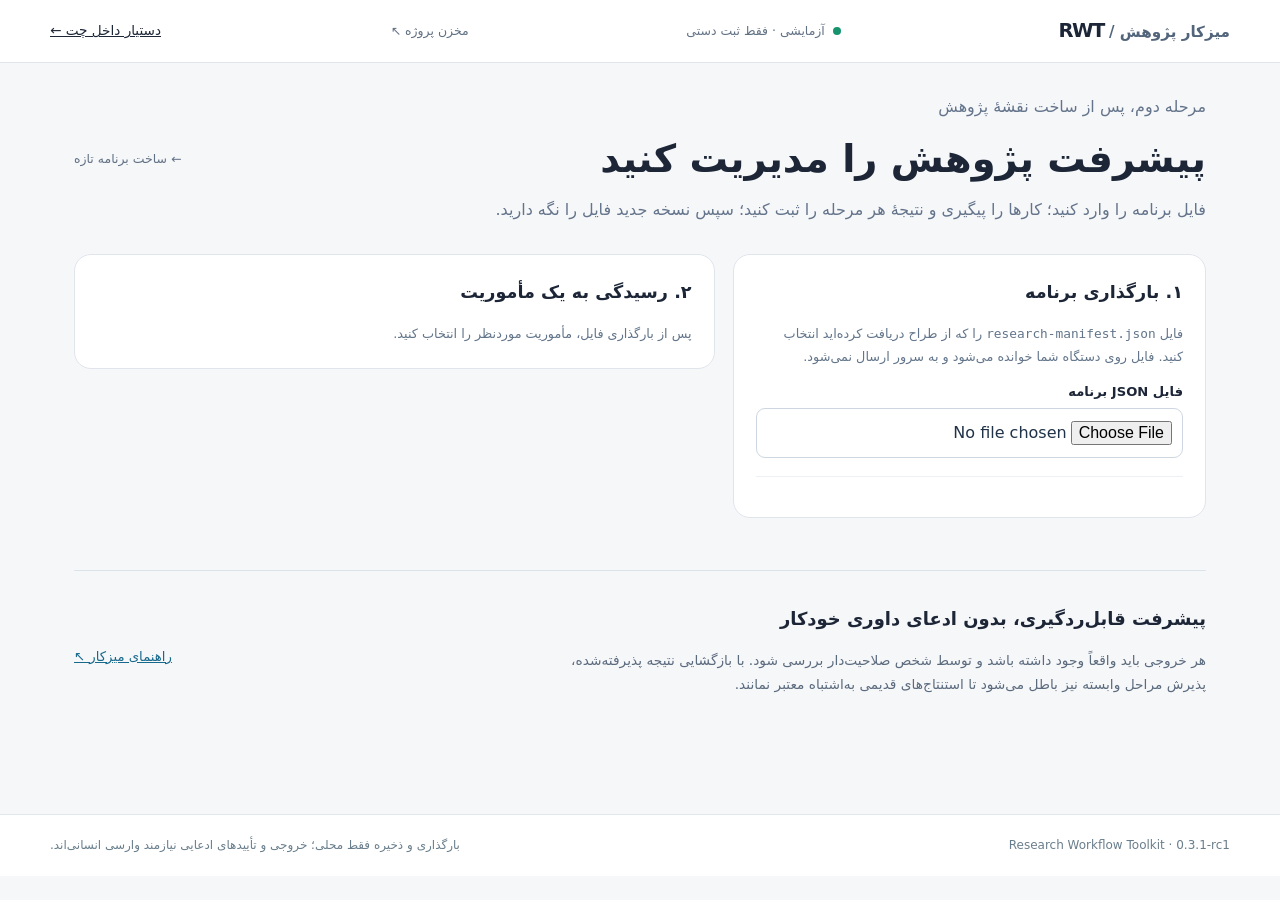
<file: docs/run.html>
<!doctype html>
<html lang="fa" dir="rtl"><head><meta charset="utf-8"><meta name="viewport" content="width=device-width, initial-scale=1">
<title>میزکار اجرای پژوهش — Research Workflow Toolkit</title>
<link rel="stylesheet" href="./studio.css"><style>
.runhead{display:flex;justify-content:space-between;align-items:center;gap:16px;margin:26px 0}.runhead h1{font-size:clamp(1.7rem,3vw,2.5rem);margin:0}.runhead p{color:#64748b;margin:4px 0}.runlayout{display:grid;grid-template-columns:minmax(260px,.85fr) minmax(320px,1.15fr);gap:18px;align-items:start}.run-card{background:white;border:1px solid #e0e5ec;border-radius:17px;padding:22px}.run-card h2{margin:0 0 15px;font-size:1.1rem}.run-card h3{font-size:.96rem}.run-card label{display:block;font-weight:600;font-size:.82rem;margin:13px 0 4px}.run-card input[type=text],.run-card textarea,.run-card input[type=file],.run-card select{width:100%;border:1px solid #ced7e1;border-radius:9px;background:white;padding:10px;color:#203248;font:inherit}.run-card textarea{min-height:80px;resize:vertical}.run-card input[type=checkbox]{accent-color:#116d8c}.run-card button{padding:9px 12px;border-radius:9px;border:1px solid #aac2d4;background:#f1f8fb;color:#22526e;font-weight:bold}.run-card button.primary{background:#155577;color:#fff;border:0;width:auto}.run-card button:disabled{opacity:.48;cursor:not-allowed}.job{padding:12px;border:1px solid #e1e7ee;border-radius:11px;margin:8px 0;text-align:right;width:100%;background:#fff}.job.active{border-color:#2e8bad;background:#edf7fa}.job .meta{display:block;color:#78889b;font-size:.75rem}.run-row{display:flex;flex-wrap:wrap;gap:9px;margin-top:13px}.run-stats{display:flex;gap:8px;flex-wrap:wrap}.run-stats span{background:#eaf2f5;border-radius:8px;padding:5px 11px;font-size:.79rem}.run-notice{background:#fff7e5;color:#705119;border:1px solid #e6cf94;border-radius:10px;padding:11px;font-size:.8rem}.run-feedback{min-height:27px;font-size:.83rem;color:#375b75}.run-form[hidden],.run-card[hidden],section[hidden],div[hidden]{display:none!important}#run-list{max-height:460px;overflow:auto}.run-card pre{max-height:220px}.runsep{height:1px;background:#edf1f6;border:0;margin:18px 0}#taskdetails p{font-size:.84rem}.run-help{font-size:.8rem;color:#62758a}.status-text{font-weight:700;color:#195b75}.run-error{background:#fee;border:1px solid #d88;color:#912828;padding:10px;border-radius:9px;font-size:.82rem}footer{margin-top:40px}@media(max-width:790px){.runlayout{grid-template-columns:1fr}.run-card{padding:17px}.runhead{display:block}}
</style></head><body><a class="skip" href="#run-main">رفتن به میزکار</a>
<header class="topbar"><a class="brand" href="./index.html">RWT<span> / میزکار پژوهش</span></a><span class="status"><span class="dot"></span> آزمایشی · فقط ثبت دستی</span><a href="https://github.com/davidcohen24787-ai/research-workflow-toolkit-fa" class="toplink">مخزن پروژه ↖</a><a href="./chat.html" style="margin-right:12px;font-size:.85rem">دستیار داخل چت ←</a></header>
<main id="run-main"><div class="runhead"><div><p>مرحله دوم، پس از ساخت نقشهٔ پژوهش</p><h1>پیشرفت پژوهش را مدیریت کنید</h1><p>فایل برنامه را وارد کنید؛ کارها را پیگیری و نتیجهٔ هر مرحله را ثبت کنید؛ سپس نسخه جدید فایل را نگه دارید.</p></div><a class="toplink" href="./index.html">← ساخت برنامه تازه</a></div>
<div class="runlayout"><div class="run-card"><h2>۱. بارگذاری برنامه</h2><p class="run-help">فایل <code>research-manifest.json</code> را که از طراح دریافت کرده‌اید انتخاب کنید. فایل روی دستگاه شما خوانده می‌شود و به سرور ارسال نمی‌شود.</p><label for="manifest-file">فایل JSON برنامه</label><input type="file" id="manifest-file" accept=".json,application/json"><div id="run-error" role="alert" class="run-error" hidden></div>
<hr class="runsep"><div id="run-board" hidden><h3 id="project-title"></h3><div id="run-stats" class="run-stats"></div><p class="run-notice">پذیرش ثبت‌شده در این صفحه، اظهار پژوهشگر است؛ سامانه صحت علمی شاهد را به‌طور مستقل تأیید نمی‌کند. برای ادامه در مراجعه بعدی، فایل وضعیت را دریافت و محفوظ نگه دارید.</p><div class="run-row"><button id="download-progress" class="primary">دریافت فایل وضعیت جدید</button></div><h3>مأموریت‌ها</h3><div id="run-list" aria-label="فهرست مأموریت‌ها"></div></div></div>
<div class="run-card" id="taskcard"><h2>۲. رسیدگی به یک مأموریت</h2><div id="run-intro" class="run-help">پس از بارگذاری فایل، مأموریت موردنظر را انتخاب کنید.</div><section id="taskdetails" hidden><h3 id="jobtitle"></h3><p id="jobstatus"></p><p id="jobdeps"></p><p id="joboutput"></p><div class="run-row"><button id="copy-prompt">کپی دستور این مأموریت</button><button id="save-prompt">دریافت دستور Markdown</button></div><pre id="jobprompt" tabindex="0"></pre><hr class="runsep">
<div class="run-row"><button id="start">آغاز مأموریت</button><button id="reopen">بازگشایی نتیجه پذیرفته‌شده</button></div>
<div id="submit-form" class="run-form" hidden><h3>ثبت خروجی برای ارزیابی</h3><label for="artifact">نام فایل یا نشانی خروجی</label><input id="artifact" type="text" maxlength="800" placeholder="مثلاً: evidence/W05-matrix.md"><label for="submitted-note">توضیح خروجی و محدودیت‌ها</label><textarea id="submitted-note" maxlength="1000"></textarea><div class="run-row"><button id="submit">ارسال برای ارزیابی</button></div></div>
<div id="review-form" class="run-form" hidden><h3>بررسی و تصمیم</h3><label for="reviewer">نام یا شناسه فرد ارزیاب</label><input id="reviewer" type="text" maxlength="120"><label for="review-note">دلیل علمی پذیرش، همراه محدودیت‌ها</label><textarea id="review-note" maxlength="1000"></textarea><label id="humanrow" hidden><input id="human-confirm" type="checkbox"> من، به‌عنوان پژوهشگر مسئول، این تصمیم را صریحاً تأیید می‌کنم.</label><div class="run-row"><button id="accept" class="primary">ثبت پذیرش</button><button id="revise">بازگرداندن برای اصلاح</button></div></div>
<div id="block-form" class="run-form"><label for="reason">علت توقف یا اصلاح (برای بازگرداندن/مسدودسازی)</label><textarea id="reason" maxlength="1000" placeholder="توضیح دقیق مانع یا ایراد"></textarea><div class="run-row"><button id="block">ثبت مانع واقعی</button></div></div><p class="run-feedback" id="run-feedback" role="status" aria-live="polite"></p></section></div></div>
<section class="ethos"><div><h2>پیشرفت قابل‌ردگیری، بدون ادعای داوری خودکار</h2><p>هر خروجی باید واقعاً وجود داشته باشد و توسط شخص صلاحیت‌دار بررسی شود. با بازگشایی نتیجه پذیرفته‌شده، پذیرش مراحل وابسته نیز باطل می‌شود تا استنتاج‌های قدیمی به‌اشتباه معتبر نمانند.</p></div><a href="https://github.com/davidcohen24787-ai/research-workflow-toolkit-fa/blob/main/docs/12-run-workbench.md">راهنمای میزکار ↖</a></section></main>
<footer><span>Research Workflow Toolkit · 0.3.1-rc1</span><span>بارگذاری و ذخیره فقط محلی؛ خروجی و تأییدهای ادعایی نیازمند وارسی انسانی‌اند.</span></footer>
<script src="./run-engine.js"></script><script src="./run-app.js" defer></script></body></html>
</file>
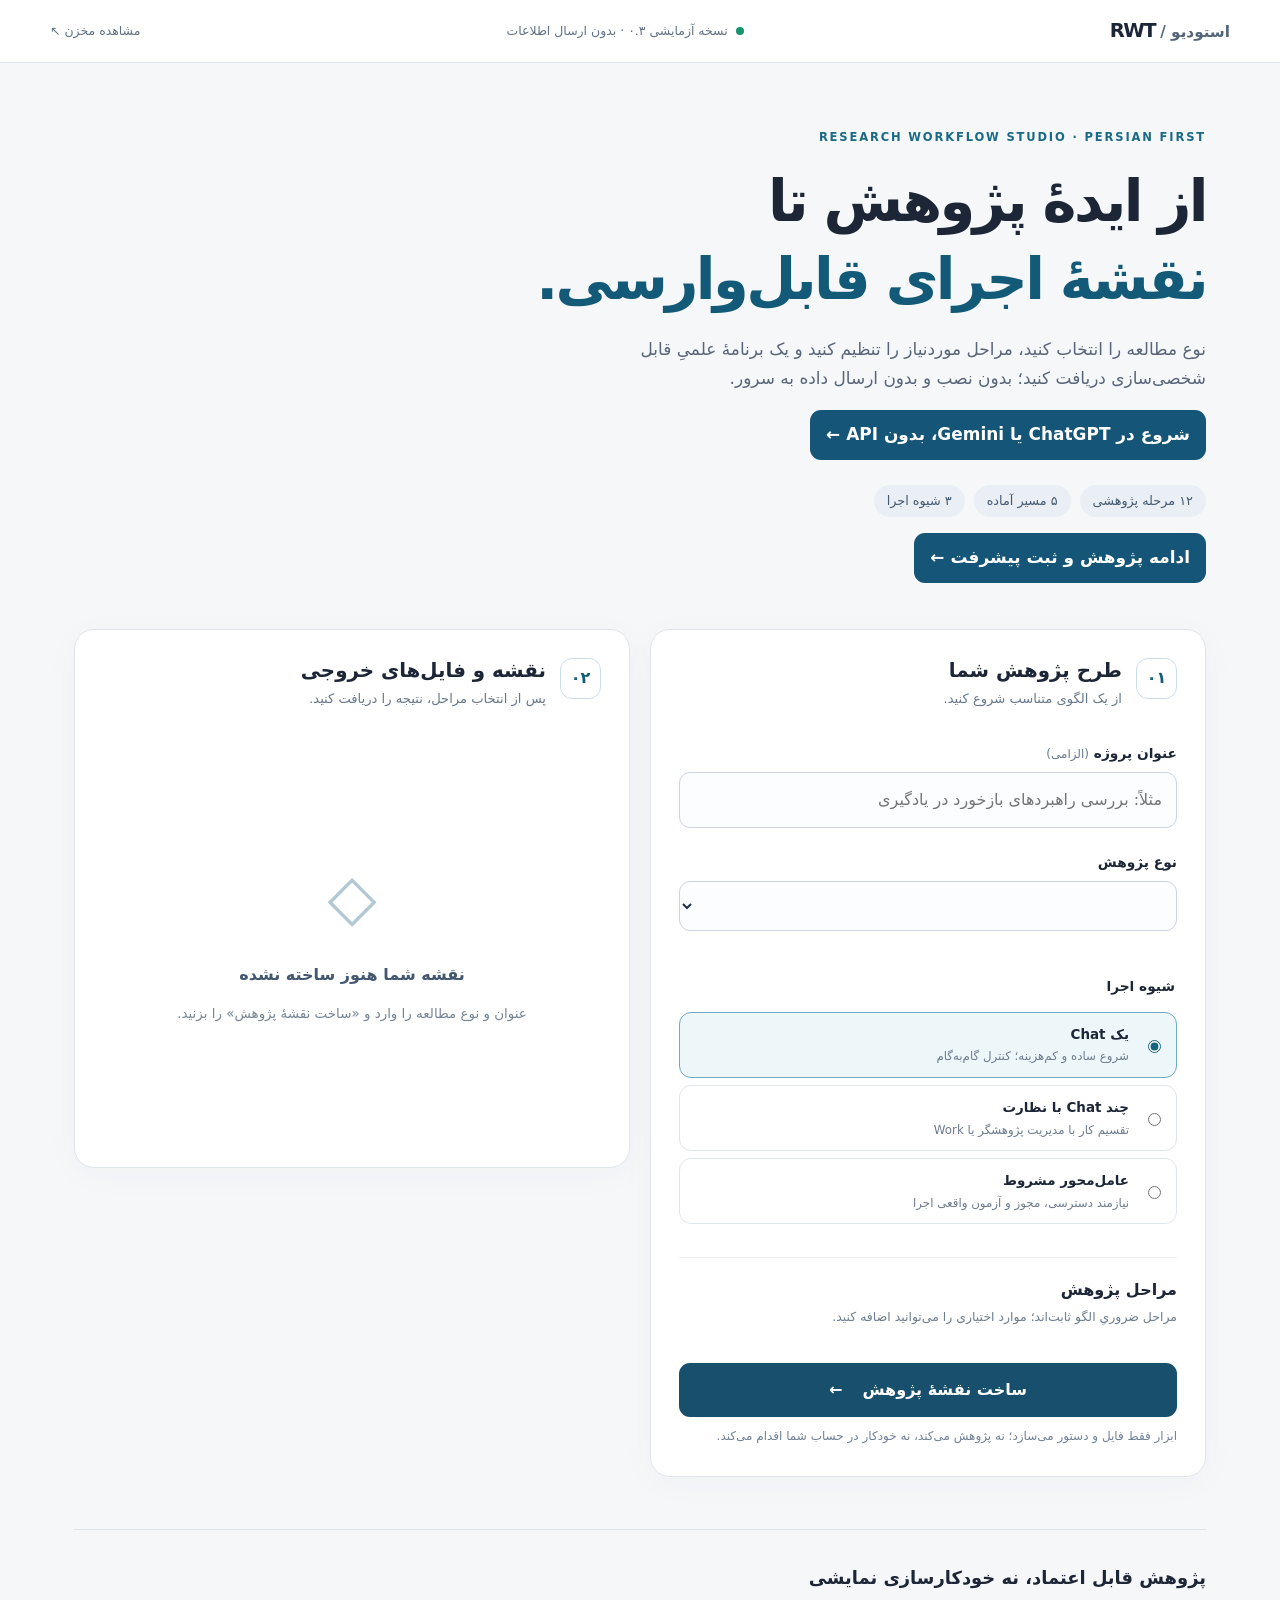
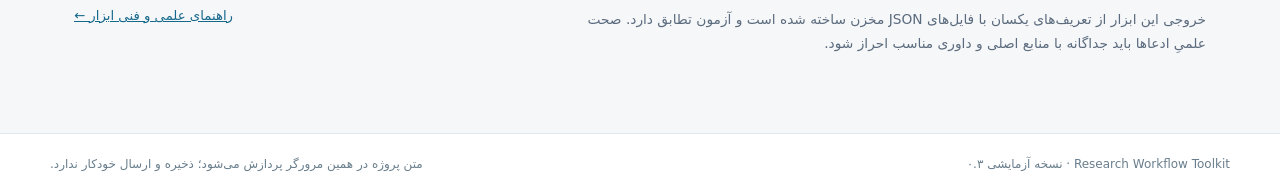
<file: docs/studio-template.html>
<!doctype html>
<html lang="fa" dir="rtl">
<head>
<meta charset="utf-8">
<meta name="viewport" content="width=device-width, initial-scale=1">
<meta name="color-scheme" content="light">
<meta name="description" content="گردش‌کار پژوهشی مناسب خود را بدون برنامه‌نویسی بسازید و طرح اجرایی و پرامپت‌ها را دریافت کنید.">
<title>آزمایشگاه گردش‌کار پژوهش | Research Workflow Studio</title>
<link rel="stylesheet" href="./studio.css">
</head>
<body>
<a class="skip" href="#builder">رفتن به سازنده</a>
<header class="topbar"><a href="https://github.com/davidcohen24787-ai/research-workflow-toolkit-fa#readme" class="brand" aria-label="مخزن و راهنما">RWT<span> / استودیو</span></a><span class="status"><span class="dot"></span> نسخه آزمایشی ۰.۳ · بدون ارسال اطلاعات</span><a class="toplink" href="https://github.com/davidcohen24787-ai/research-workflow-toolkit-fa" target="_blank" rel="noopener noreferrer">مشاهده مخزن ↖</a></header>
<main>
<section class="hero" aria-labelledby="hero-title"><div class="eyebrow">RESEARCH WORKFLOW STUDIO · PERSIAN FIRST</div><h1 id="hero-title">از ایدهٔ پژوهش تا<br><em>نقشهٔ اجرای قابل‌وارسی.</em></h1><p>نوع مطالعه را انتخاب کنید، مراحل موردنیاز را تنظیم کنید و یک برنامهٔ علمیِ قابل شخصی‌سازی دریافت کنید؛ بدون نصب و بدون ارسال داده به سرور.</p><p><a href="./chat.html" style="display:inline-block;text-decoration:none;background:#155577;color:white;border-radius:11px;padding:10px 16px;font-weight:bold;margin-top:16px">شروع در ChatGPT یا Gemini، بدون API ←</a></p><div class="hero-pills"><span>۱۲ مرحله پژوهشی</span><span>۵ مسیر آماده</span><span>۳ شیوه اجرا</span></div><p style="margin-top:16px"><a href="./run.html" style="display:inline-block;background:#155577;color:white;text-decoration:none;border-radius:11px;padding:10px 16px;font-weight:bold">ادامه پژوهش و ثبت پیشرفت ←</a></p></section>
<section class="workspace" id="builder" aria-label="طراحی گردش‌کار پژوهش">
<div class="panel config"><div class="panelhead"><span class="step">۰۱</span><div><h2>طرح پژوهش شما</h2><p>از یک الگوی متناسب شروع کنید.</p></div></div>
<label for="project">عنوان پروژه <span class="required">(الزامی)</span></label><input id="project" maxlength="200" placeholder="مثلاً: بررسی راهبردهای بازخورد در یادگیری" autocomplete="off">
<label for="recipe">نوع پژوهش</label><select id="recipe"></select><div id="recipe-note" class="hint" aria-live="polite"></div>
<fieldset><legend>شیوه اجرا</legend><label class="mode"><input type="radio" name="mode" value="solo" checked><span><strong>یک Chat</strong><small>شروع ساده و کم‌هزینه؛ کنترل گام‌به‌گام</small></span></label><label class="mode"><input type="radio" name="mode" value="supervised"><span><strong>چند Chat با نظارت</strong><small>تقسیم کار با مدیریت پژوهشگر یا Work</small></span></label><label class="mode"><input type="radio" name="mode" value="agentic-conditional"><span><strong>عامل‌محور مشروط</strong><small>نیازمند دسترسی، مجوز و آزمون واقعی اجرا</small></span></label></fieldset>
<div class="subhead"><h3>مراحل پژوهش</h3><p>مراحل ضروریِ الگو ثابت‌اند؛ موارد اختیاری را می‌توانید اضافه کنید.</p></div><div id="stages" class="stages"></div>
<div class="config-actions"><button id="generate" class="primary">ساخت نقشهٔ پژوهش <span aria-hidden="true">←</span></button><p class="micro">ابزار فقط فایل و دستور می‌سازد؛ نه پژوهش می‌کند، نه خودکار در حساب شما اقدام می‌کند.</p></div>
</div>
<div class="panel results"><div class="panelhead"><span class="step">۰۲</span><div><h2>نقشه و فایل‌های خروجی</h2><p>پس از انتخاب مراحل، نتیجه را دریافت کنید.</p></div></div>
<div id="empty" class="empty"><div class="emptyicon">◇</div><h3>نقشه شما هنوز ساخته نشده</h3><p>عنوان و نوع مطالعه را وارد و «ساخت نقشهٔ پژوهش» را بزنید.</p></div>
<div id="output" hidden><div class="metrics" id="metrics"></div><div class="notice"><strong>حدود عملکرد</strong><p>خروجی «طرح اجرایی» است و وضعیت همه وظایف QUEUED است. مجوز اخلاق، سنجش اعتبار منابع و انتشار نهایی همچنان نیازمند پژوهشگرند.</p></div><h3>مسیر منتخب</h3><ol id="timeline" class="timeline"></ol><h3>اولین مأموریت قابل‌کپی</h3><pre id="firstcard" tabindex="0"></pre><div class="actions"><button id="copy" class="secondary">کپی دستور آغازین</button><button id="download-json" class="secondary">دریافت Manifest JSON</button><button id="download-md" class="secondary">دریافت نقشه Markdown</button><button id="download-job" class="secondary">دریافت Job Card</button></div><p id="feedback" role="status" aria-live="polite" class="micro"></p></div>
<div id="error" class="error" role="alert" hidden></div></div></section>
<section class="ethos"><div><h2>پژوهش قابل اعتماد، نه خودکارسازی نمایشی</h2><p>خروجی این ابزار از تعریف‌های یکسان با فایل‌های JSON مخزن ساخته شده است و آزمون تطابق دارد. صحت علمیِ ادعاها باید جداگانه با منابع اصلی و داوری مناسب احراز شود.</p></div><a href="https://github.com/davidcohen24787-ai/research-workflow-toolkit-fa/blob/main/docs/10-studio-guide.md">راهنمای علمی و فنی ابزار ←</a></section>
</main><footer><span>Research Workflow Toolkit · نسخه آزمایشی ۰.۳</span><span>متن پروژه در همین مرورگر پردازش می‌شود؛ ذخیره و ارسال خودکار ندارد.</span></footer>
<script id="toolkit-catalog" type="application/json"><!--INSERT_CANONICAL_CATALOG--></script>
<script src="./studio-engine.js"></script>
<script src="./studio-app.js" defer></script>
</body></html>
</file>
<file: docs/studio.css>
:root{font-family:Tahoma,"Vazirmatn","Noto Sans Arabic",system-ui,sans-serif;color:#1d2637;background:#f6f7f9;font-synthesis:none}*{box-sizing:border-box}body{margin:0;line-height:1.75}button,input,select{font:inherit}button{cursor:pointer}a{color:inherit}button:focus-visible,input:focus-visible,select:focus-visible,a:focus-visible{outline:3px solid #f59e0b;outline-offset:3px}.skip{position:absolute;top:-100px;right:16px;background:#fff;padding:8px 12px;z-index:20}.skip:focus{top:16px}.topbar{display:flex;align-items:center;justify-content:space-between;gap:12px;padding:14px max(20px,calc((100vw - 1180px)/2));border-bottom:1px solid #e0e5ec;background:white}.brand{text-decoration:none;font-size:1.22rem;font-weight:900;direction:ltr;letter-spacing:-.08em}.brand span{letter-spacing:0;font-size:.95rem;color:#52657b}.status,.toplink{font-size:.78rem;color:#617184}.status{display:flex;align-items:center;gap:8px}.dot{display:inline-block;width:8px;height:8px;background:#15946d;border-radius:50%}.toplink{text-decoration:none}.toplink:hover{text-decoration:underline}main{max-width:1180px;margin:auto;padding:0 24px 64px}.hero{padding:64px 0 46px;max-width:840px}.eyebrow{font-size:.72rem;font-weight:bold;letter-spacing:.16em;color:#196b85;direction:ltr;text-align:right}.hero h1{font-weight:900;line-height:1.35;letter-spacing:-.045em;font-size:clamp(2.1rem,4.5vw,3.65rem);margin:16px 0}.hero h1 em{font-style:normal;color:#135a78}.hero p{color:#586579;max-width:640px;font-size:1.06rem;margin:0}.hero-pills{display:flex;gap:9px;flex-wrap:wrap;margin-top:25px}.hero-pills span{background:#e9eff4;color:#435970;padding:5px 13px;font-size:.8rem;border-radius:99px}.workspace{display:grid;grid-template-columns:minmax(360px,1fr) minmax(340px,1fr);gap:20px;align-items:start}.panel{background:#fff;border:1px solid #e0e5ec;border-radius:20px;padding:28px;box-shadow:0 6px 35px #213c6008}.panelhead{display:flex;align-items:flex-start;gap:14px;margin-bottom:30px}.step{display:grid;place-items:center;width:41px;height:41px;border:1px solid #c9dee8;border-radius:12px;color:#126078;font-weight:bold;flex-shrink:0}.panel h2{font-size:1.24rem;line-height:1.35;margin:0}.panelhead p{font-size:.82rem;margin:3px 0 0;color:#67778a}.config>label,fieldset legend{display:block;font-size:.86rem;font-weight:700;margin:22px 0 7px}.required{color:#697b8c;font-size:.75rem;font-weight:400}.config input[type=text],.config input#project,.config select{width:100%;background:#fcfdfe;border:1px solid #cbd5df;border-radius:11px;padding:13px 14px;min-height:50px;color:#203248}.hint{font-size:.79rem;color:#586b7d;line-height:1.8;padding:10px 2px;min-height:35px}fieldset{border:0;padding:0;margin:8px 0 0}.mode{display:flex;align-items:center;gap:14px;border:1px solid #dfe5eb;border-radius:12px;padding:10px 12px;margin:7px 0;cursor:pointer}.mode:has(input:checked){background:#edf7fa;border-color:#6dacc2}.mode input{accent-color:#136581;flex-shrink:0}.mode strong,.mode small{display:block}.mode strong{font-size:.84rem}.mode small{font-size:.74rem;color:#6e7b8d}.subhead{border-top:1px solid #edf0f3;margin-top:26px;padding-top:18px}.subhead h3,.results h3{font-size:1rem;margin:0}.subhead p{font-size:.78rem;color:#6d7c8e;margin:2px 0 13px}.stages{display:grid;gap:7px}.stage{display:flex;align-items:center;justify-content:space-between;gap:12px;border:1px solid #e9edf2;border-radius:10px;padding:9px 11px;font-size:.82rem}.stage-main{display:flex;align-items:center;gap:10px}.stage small{display:block;color:#8b6671}.stage input{accent-color:#136581}.stage label{cursor:pointer}.stage .fixed{color:#59788c;font-size:.69rem;white-space:nowrap}.stage .risk{font-size:.72rem;color:#915e37}.config-actions{margin-top:22px}.primary{width:100%;border:0;background:#174f6d;color:white;border-radius:11px;padding:13px 16px;font-weight:700;display:flex;justify-content:center;gap:20px;align-items:center}.primary:hover{background:#0a3f5a}.micro{font-size:.75rem;color:#718095;line-height:1.8;margin:9px 0 0}.empty{padding:100px 24px;text-align:center;color:#758495}.emptyicon{font-size:4rem;color:#b2c8d5}.empty h3{margin:8px 0;color:#435870}.empty p{font-size:.84rem}.metrics{display:grid;grid-template-columns:repeat(3,1fr);gap:10px;margin-bottom:18px}.metric{background:#f1f6f9;border-radius:12px;padding:15px 8px;text-align:center}.metric strong{display:block;font-size:1.55rem;color:#125778}.metric span{font-size:.7rem;color:#526a81}.notice{background:#fffaef;border:1px solid #f2e3b5;border-radius:12px;padding:14px;margin:15px 0 20px}.notice strong{font-size:.83rem;color:#85601e}.notice p{font-size:.75rem;color:#74613d;margin:4px 0 0}.timeline{margin:12px 0 22px;padding:0 22px 0 0}.timeline li{padding:5px 2px;font-size:.83rem;color:#4a5d70}.timeline li::marker{color:#1b6e87;font-weight:bold}pre{background:#0f2538;color:#e4f3ff;border-radius:11px;padding:16px;font-size:.78rem;line-height:1.9;max-height:265px;overflow:auto;white-space:pre-wrap;overflow-wrap:anywhere;text-align:right;direction:rtl;margin:12px 0}.actions{display:grid;grid-template-columns:repeat(2,minmax(0,1fr));gap:8px}.secondary{background:white;border:1px solid #b9cbd8;border-radius:9px;padding:10px 5px;font-size:.78rem;color:#225774;font-weight:bold}.secondary:hover{background:#eaf3f8}.error{margin-top:18px;padding:14px;background:#fff2f2;border:1px solid #e3a6a6;border-radius:10px;color:#9c3434;font-size:.86rem}.ethos{display:flex;justify-content:space-between;gap:25px;align-items:center;border-top:1px solid #dbe2e9;margin-top:52px;padding-top:32px}.ethos h2{font-size:1.12rem;margin:0}.ethos p{max-width:650px;font-size:.86rem;color:#5b6b7e}.ethos a{white-space:nowrap;font-size:.83rem;color:#17698c}footer{border-top:1px solid #e0e7ed;color:#697e8c;display:flex;gap:15px;justify-content:space-between;padding:20px max(24px,calc((100vw - 1180px)/2));font-size:.75rem;background:white}@media(max-width:800px){.workspace{grid-template-columns:1fr}.hero{padding-top:40px}.topbar{flex-wrap:wrap}.ethos{display:block}footer{display:block}.panel{padding:20px}}@media(max-width:460px){main{padding:0 14px 36px}.panel{padding:17px}.topbar{padding:12px 14px}.status{order:3;width:100%}.hero h1{font-size:2rem}.actions{grid-template-columns:1fr}}
</file>
